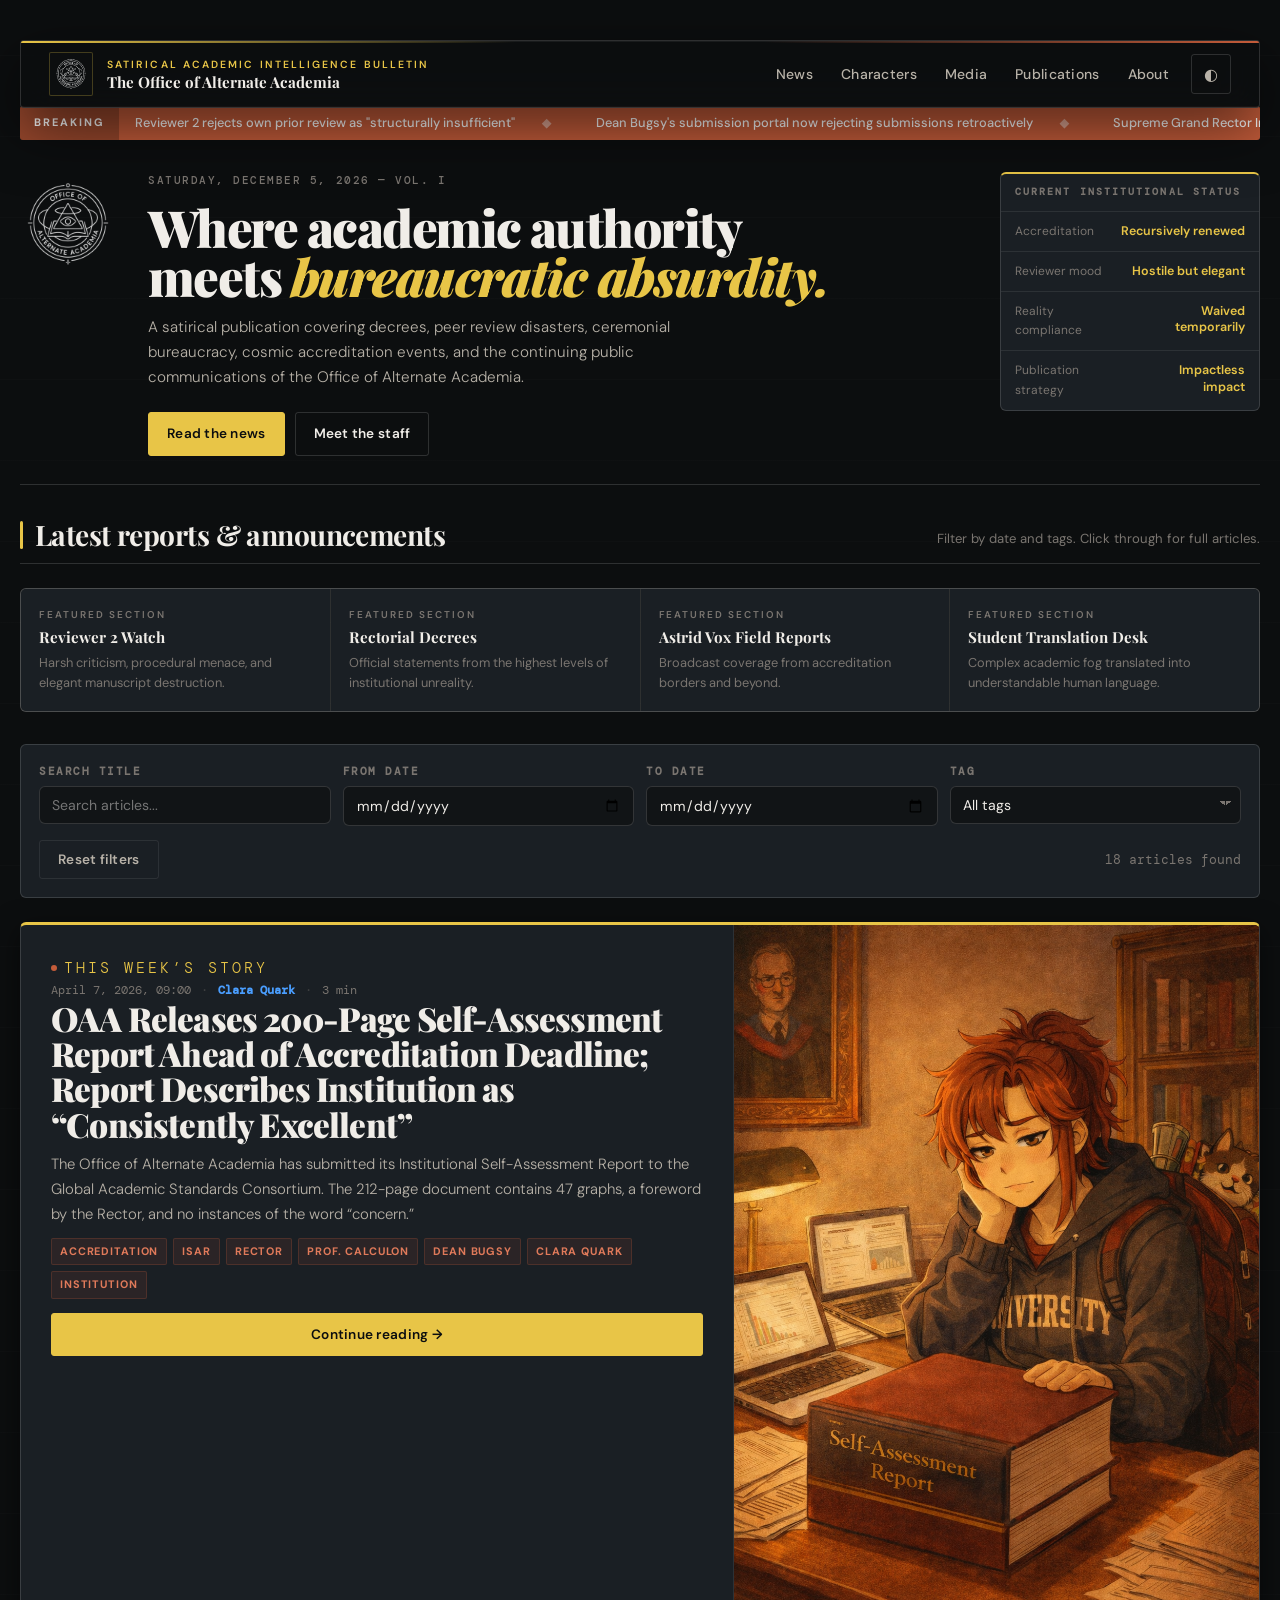
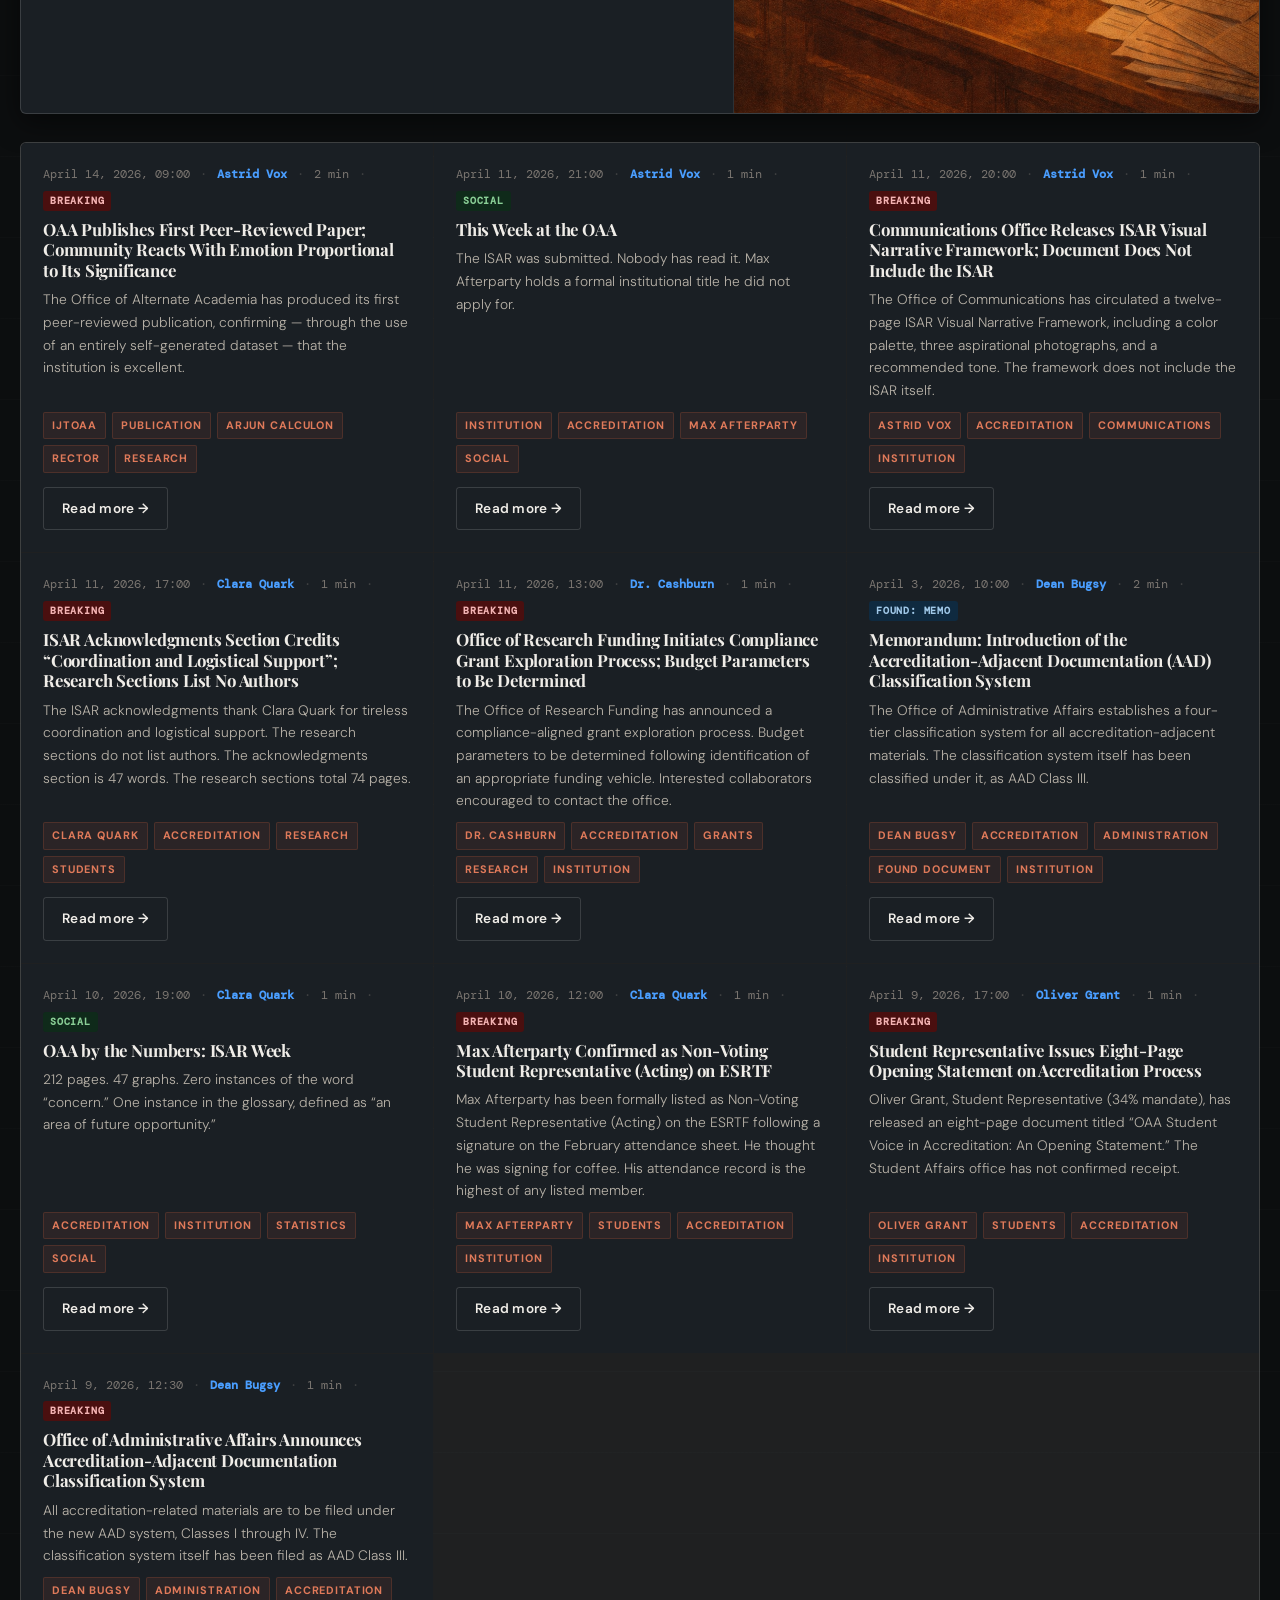
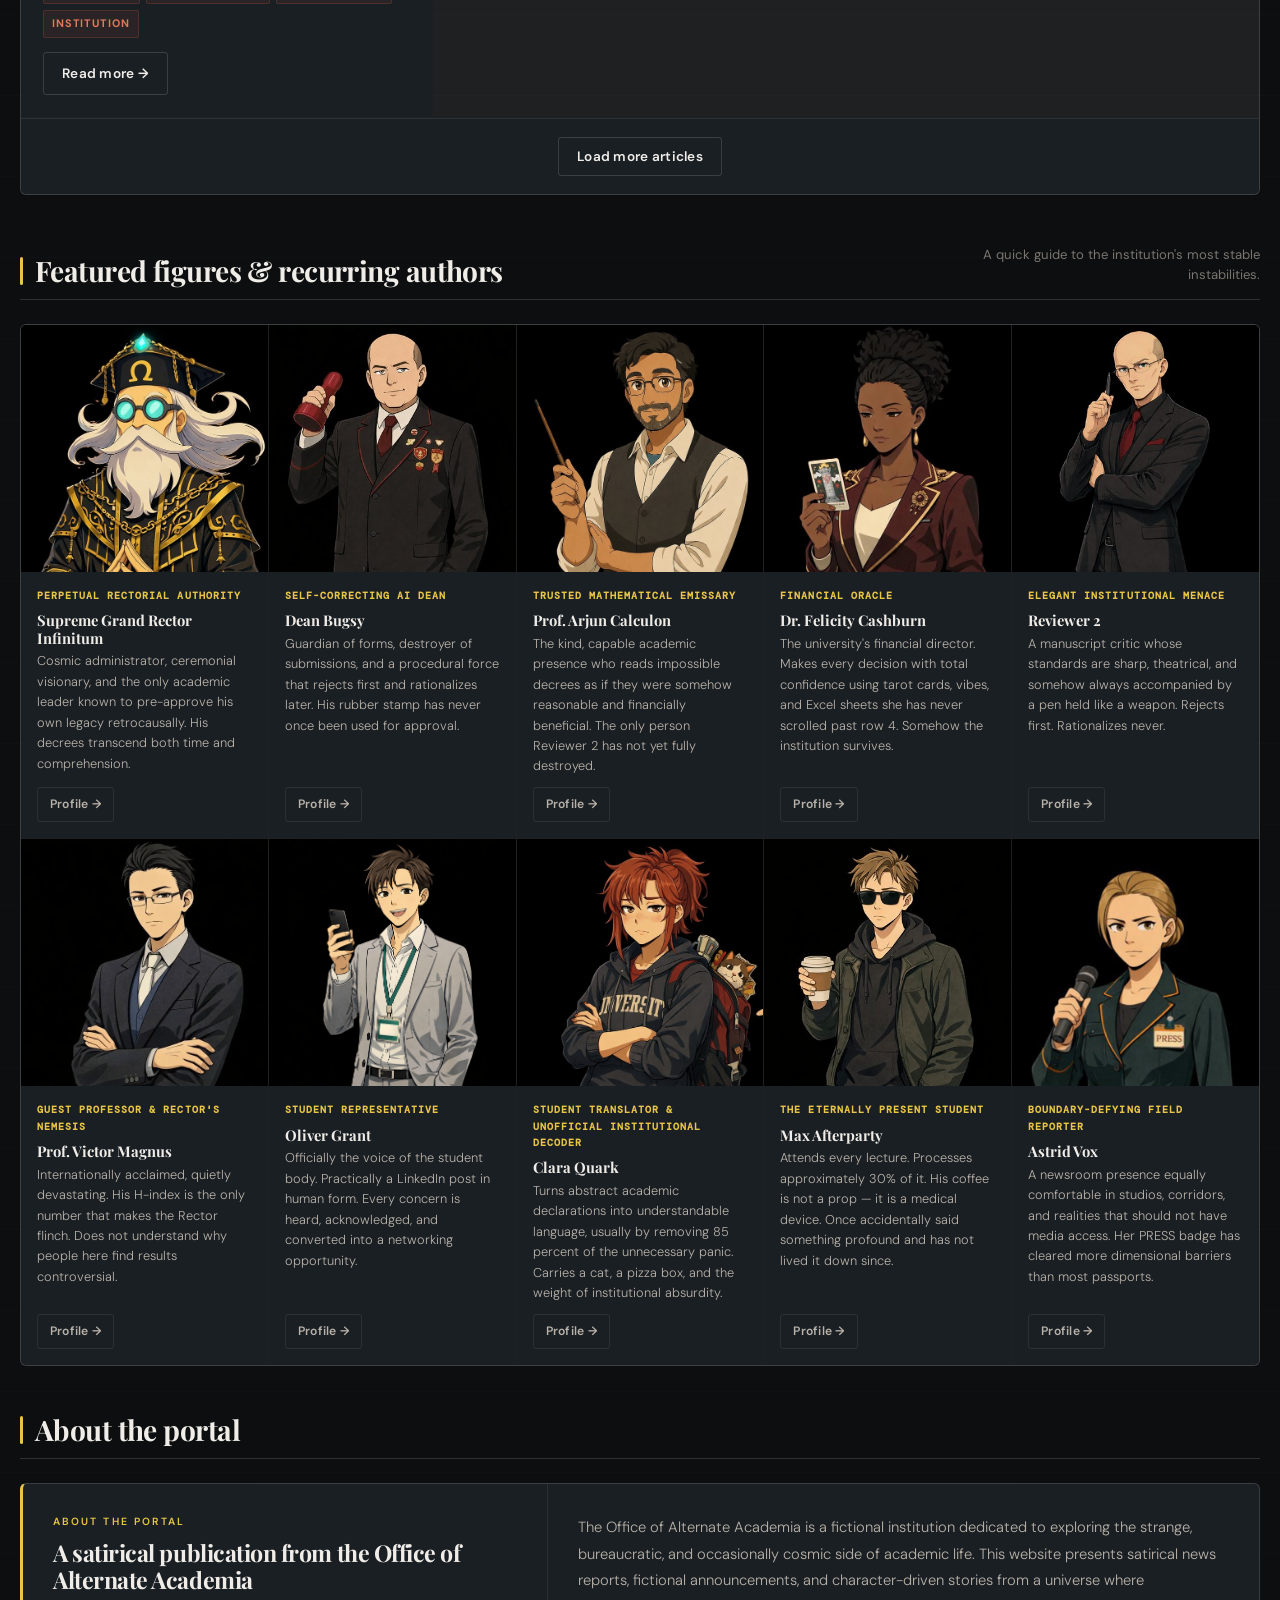
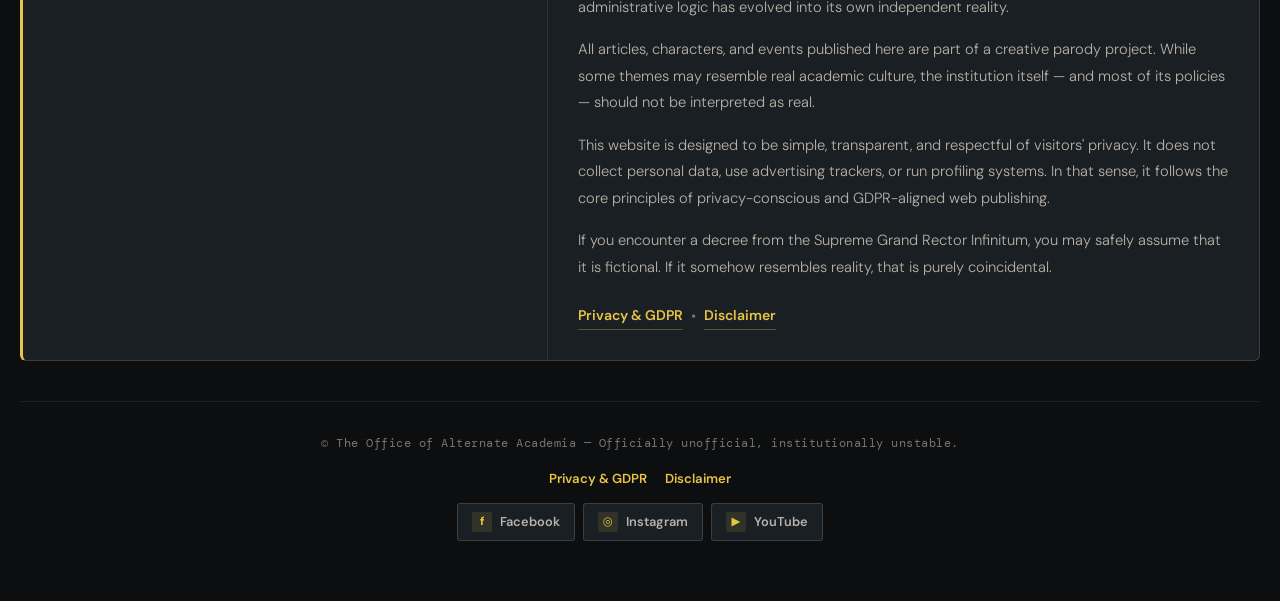
<file: index.html>
<!DOCTYPE html>
<html lang="en">
<head>
  <meta charset="UTF-8" />
  <meta name="viewport" content="width=device-width, initial-scale=1.0" />
  <title>The Office of Alternate Academia</title>
  <meta name="description" content="A satirical academic news portal from the Office of Alternate Academia." />
  <link rel="preconnect" href="https://fonts.googleapis.com">
  <link rel="preconnect" href="https://fonts.gstatic.com" crossorigin>
  <link href="https://fonts.googleapis.com/css2?family=Playfair+Display:ital,wght@0,700;0,900;1,700;1,900&family=DM+Sans:wght@300;400;500;600;700&family=DM+Mono:wght@400;500&display=swap" rel="stylesheet">
  <link rel="icon" href="favicon.svg" type="image/svg+xml" />
  <link rel="stylesheet" href="styles.css" />
</head>
<body>
  <div class="site-shell">

    <header class="topbar">
      <a href="index.html" class="brand">
        <span class="brand-mark"><img id="brandLogo" src="images/logo_dark.png" alt="OA"></span>
        <div>
          <p class="eyebrow">Satirical Academic Intelligence Bulletin</p>
          <h1>The Office of Alternate Academia</h1>
        </div>
      </a>
      <div class="topbar-actions">
        <nav class="topnav">
          <a href="#latest">News</a>
          <a href="#characters">Characters</a>
          <a href="media.html">Media</a>
          <a href="publication.html">Publications</a>
          <a href="#about">About</a>
        </nav>
        <button id="themeToggle" class="theme-toggle" type="button" aria-label="Toggle theme">
          <span class="theme-toggle-icon">◐</span>
        </button>
      </div>
    </header>

    <div class="breaking-ticker" aria-label="Breaking news">
      <span class="breaking-label">Breaking</span>
      <div class="breaking-items">
        <div class="breaking-scroll" id="breakingScroll">
          <span>Reviewer 2 rejects own prior review as "structurally insufficient"</span>
          <span>Dean Bugsy's submission portal now rejecting submissions retroactively</span>
          <span>Supreme Grand Rector Infinitum pre-approves legacy through 2047</span>
          <span>Center for Impactless Excellence reports record-low measurable output</span>
          <span>Clara Quark successfully translates six-word decree into human language</span>
          <span>Accreditation renewed recursively for the fourth consecutive cycle</span>
          <span>Reviewer 2 rejects own prior review as "structurally insufficient"</span>
          <span>Dean Bugsy's submission portal now rejecting submissions retroactively</span>
          <span>Supreme Grand Rector Infinitum pre-approves legacy through 2047</span>
          <span>Center for Impactless Excellence reports record-low measurable output</span>
          <span>Clara Quark successfully translates six-word decree into human language</span>
          <span>Accreditation renewed recursively for the fourth consecutive cycle</span>
        </div>
      </div>
    </div>

    <main>

      <!-- MASTHEAD / HERO -->
      <section class="masthead">
        <div class="masthead-inner">

          <a href="index.html" class="masthead-seal" aria-label="The Office of Alternate Academia">
            <img id="mastheadSeal" src="images/logo_dark.png" alt="Office of Alternate Academia seal">
          </a>

          <div>
            <p class="masthead-date" id="mastheadDate"></p>
            <h2 class="masthead-headline">Where academic authority<br>meets <em>bureaucratic absurdity.</em></h2>
            <p class="masthead-subhead">
              A satirical publication covering decrees, peer review disasters, ceremonial bureaucracy,
              cosmic accreditation events, and the continuing public communications of the
              Office of Alternate Academia.
            </p>
            <div class="masthead-actions">
              <a class="button primary" href="#latest">Read the news</a>
              <a class="button secondary" href="#characters">Meet the staff</a>
            </div>
          </div>

          <aside class="masthead-panel">
            <div class="status-card">
              <p class="status-card-header">Current institutional status</p>
              <div class="status-grid">
                <article>
                  <span>Accreditation</span>
                  <strong>Recursively renewed</strong>
                </article>
                <article>
                  <span>Reviewer mood</span>
                  <strong>Hostile but elegant</strong>
                </article>
                <article>
                  <span>Reality compliance</span>
                  <strong>Waived temporarily</strong>
                </article>
                <article>
                  <span>Publication strategy</span>
                  <strong>Impactless impact</strong>
                </article>
              </div>
            </div>
          </aside>
        </div>
      </section>

      <!-- NEWS SECTION -->
      <section class="section" id="latest">
        <div class="section-heading">
          <div class="section-heading-left">
            <div class="section-rule"></div>
            <h3>Latest reports & announcements</h3>
          </div>
          <p class="section-note">Filter by date and tags. Click through for full articles.</p>
        </div>

        <div id="featuredSections" class="featured-sections-grid"></div>

        <div class="filters-card">
          <div class="filters-grid">
            <label>
              <span>Search title</span>
              <input type="text" id="searchInput" placeholder="Search articles..." />
            </label>
            <label>
              <span>From date</span>
              <input type="date" id="startDate" />
            </label>
            <label>
              <span>To date</span>
              <input type="date" id="endDate" />
            </label>
            <label>
              <span>Tag</span>
              <select id="tagFilter">
                <option value="">All tags</option>
              </select>
            </label>
          </div>
          <div class="filters-actions">
            <button id="clearFilters" class="button ghost" type="button">Reset filters</button>
            <p id="resultsCount" class="results-count"></p>
          </div>
        </div>

        <div id="featuredArticle" class="featured-article"></div>
        <div id="articlesList" class="article-grid"></div>
      </section>

      <!-- CHARACTERS -->
      <section class="section characters-section" id="characters">
        <div class="section-heading">
          <div class="section-heading-left">
            <div class="section-rule"></div>
            <h3>Featured figures & recurring authors</h3>
          </div>
          <p class="section-note">A quick guide to the institution's most stable instabilities.</p>
        </div>
        <div id="charactersGrid" class="characters-grid"></div>
      </section>

      <!-- ABOUT -->
      <section class="section about-section" id="about">
        <div class="section-heading">
          <div class="section-heading-left">
            <div class="section-rule"></div>
            <h3>About the portal</h3>
          </div>
        </div>
        <div class="about-card">
          <div>
            <p class="eyebrow">About the portal</p>
            <h3>A satirical publication from the Office of Alternate Academia</h3>
          </div>
          <div class="about-text">
            <p>
              The Office of Alternate Academia is a fictional institution dedicated to exploring the strange,
              bureaucratic, and occasionally cosmic side of academic life. This website presents satirical news reports,
              fictional announcements, and character-driven stories from a universe where administrative logic has evolved
              into its own independent reality.
            </p>
            <p>
              All articles, characters, and events published here are part of a creative parody project.
              While some themes may resemble real academic culture, the institution itself — and most of its policies —
              should not be interpreted as real.
            </p>
            <p>
              This website is designed to be simple, transparent, and respectful of visitors' privacy.
              It does not collect personal data, use advertising trackers, or run profiling systems.
              In that sense, it follows the core principles of privacy-conscious and GDPR-aligned web publishing.
            </p>
            <p>
              If you encounter a decree from the Supreme Grand Rector Infinitum, you may safely assume that it is fictional.
              If it somehow resembles reality, that is purely coincidental.
            </p>
            <p class="about-links">
              <a href="privacy.html">Privacy & GDPR</a>
              <span>•</span>
              <a href="disclaimer.html">Disclaimer</a>
            </p>
          </div>
        </div>
      </section>

    </main>

    <footer class="footer">
      <div class="footer-inner">
        <p>© The Office of Alternate Academia — Officially unofficial, institutionally unstable.</p>
        <div class="footer-meta-links">
          <a href="privacy.html">Privacy & GDPR</a>
          <a href="disclaimer.html">Disclaimer</a>
        </div>
        <div class="social-links" aria-label="Social media links">
          <a href="https://www.facebook.com/officeoaa" class="social-link" target="_blank" rel="noopener noreferrer" aria-label="Facebook">
            <span class="social-icon">f</span>
            <span>Facebook</span>
          </a>
          <a href="https://www.instagram.com/officeoaa" class="social-link" target="_blank" rel="noopener noreferrer" aria-label="Instagram">
            <span class="social-icon">◎</span>
            <span>Instagram</span>
          </a>
          <a href="https://www.youtube.com/@officeoaa" class="social-link" target="_blank" rel="noopener noreferrer" aria-label="YouTube">
            <span class="social-icon">▶</span>
            <span>YouTube</span>
          </a>
        </div>
      </div>
    </footer>

  </div>

  <script src="data/articles.js"></script>
  <script src="data/characters.js"></script>
  <script src="data/authors.js"></script>
  <script src="app.js"></script>
</body>
</html>
</file>
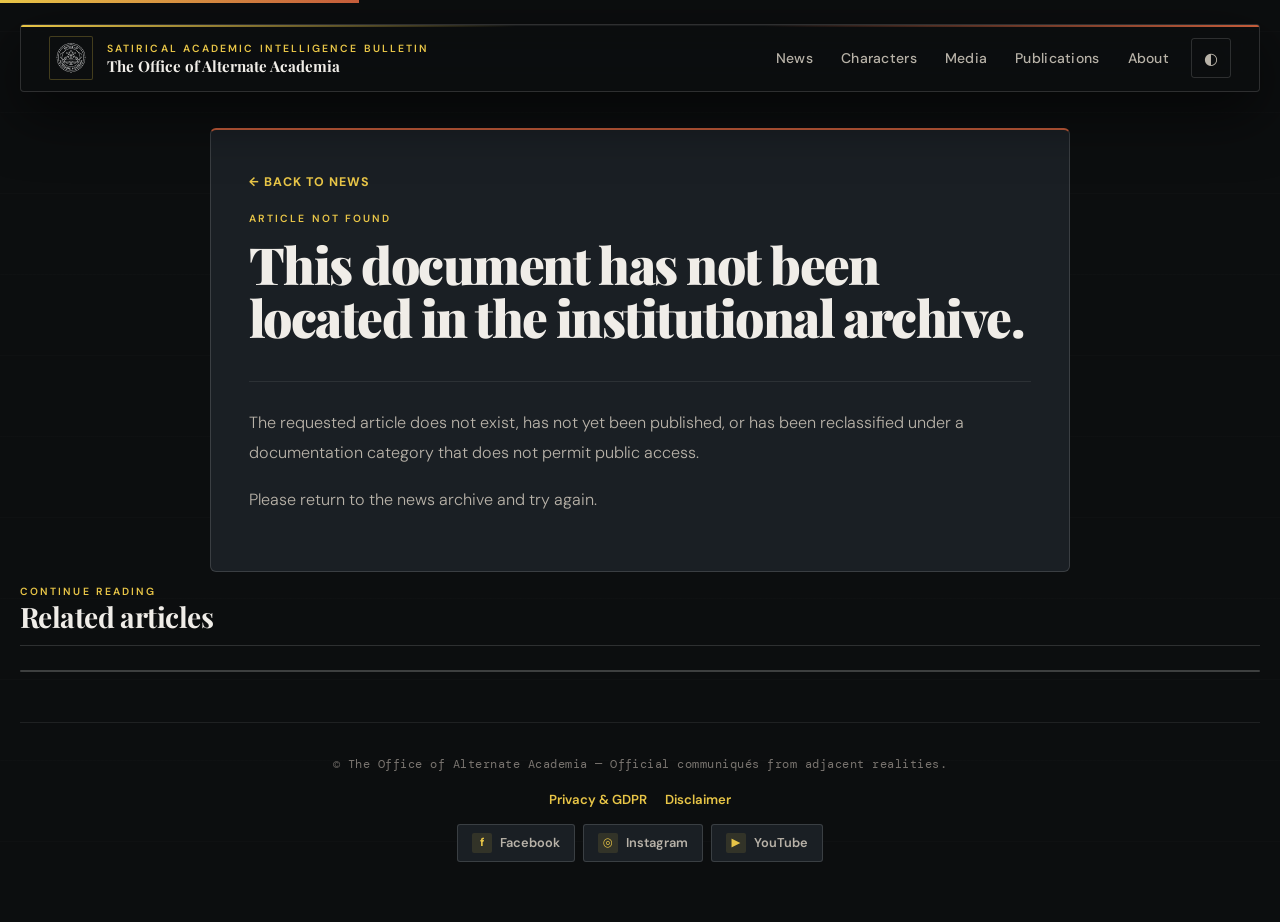
<file: article.html>
<!DOCTYPE html>
<html lang="en">
<head>
  <meta charset="UTF-8" />
  <meta name="viewport" content="width=device-width, initial-scale=1.0" />
  <title>Article | The Office of Alternate Academia</title>
  <meta name="description" content="Full article view from The Office of Alternate Academia." />
  <link rel="preconnect" href="https://fonts.googleapis.com">
  <link rel="preconnect" href="https://fonts.gstatic.com" crossorigin>
  <link href="https://fonts.googleapis.com/css2?family=Playfair+Display:ital,wght@0,700;0,900;1,700;1,900&family=DM+Sans:wght@300;400;500;600;700&family=DM+Mono:wght@400;500&display=swap" rel="stylesheet">
  <link rel="icon" href="favicon.svg" type="image/svg+xml" />
  <link rel="stylesheet" href="styles.css" />
</head>
<body>
  <div id="readingProgressBar" class="reading-progress-bar"></div>

  <div class="site-shell article-shell">
    <header class="topbar compact">
      <a href="index.html" class="brand">
        <span class="brand-mark"><img id="brandLogo" src="images/logo_dark.png" alt="OA"></span>
        <div>
          <p class="eyebrow">Satirical Academic Intelligence Bulletin</p>
          <h1>The Office of Alternate Academia</h1>
        </div>
      </a>

      <div class="topbar-actions">
        <nav class="topnav">
          <a href="index.html#latest">News</a>
          <a href="index.html#characters">Characters</a>
          <a href="media.html">Media</a>
          <a href="publication.html">Publications</a>
          <a href="index.html#about">About</a>
        </nav>
        <button id="themeToggle" class="theme-toggle" type="button" aria-label="Toggle theme">
          <span class="theme-toggle-icon">◐</span>
        </button>
      </div>
    </header>

    <main>
      <article id="articleContent" class="article-page"></article>

      <section class="section related-section">
        <div class="section-heading">
          <div>
            <p class="eyebrow">Continue reading</p>
            <h3>Related articles</h3>
          </div>
        </div>
        <div id="relatedArticles" class="article-grid"></div>
      </section>
    </main>

    <footer class="footer">
      <div class="footer-inner">
        <p>© The Office of Alternate Academia — Official communiqués from adjacent realities.</p>

        <div class="footer-meta-links">
          <a href="privacy.html">Privacy & GDPR</a>
          <a href="disclaimer.html">Disclaimer</a>
        </div>

        <div class="social-links" aria-label="Social media links">
          <a href="https://www.facebook.com/officeoaa" class="social-link" target="_blank" rel="noopener noreferrer" aria-label="Facebook">
            <span class="social-icon">f</span>
            <span>Facebook</span>
          </a>
          <a href="https://www.instagram.com/officeoaa" class="social-link" target="_blank" rel="noopener noreferrer" aria-label="Instagram">
            <span class="social-icon">◎</span>
            <span>Instagram</span>
          </a>
          <a href="https://www.youtube.com/@officeoaa" class="social-link" target="_blank" rel="noopener noreferrer" aria-label="YouTube">
            <span class="social-icon">▶</span>
            <span>YouTube</span>
          </a>
        </div>
      </div>
    </footer>
  </div>

  <script src="data/articles.js"></script>
  <script src="data/authors.js"></script>
  <script src="app.js"></script>
</body>
</html>
</file>
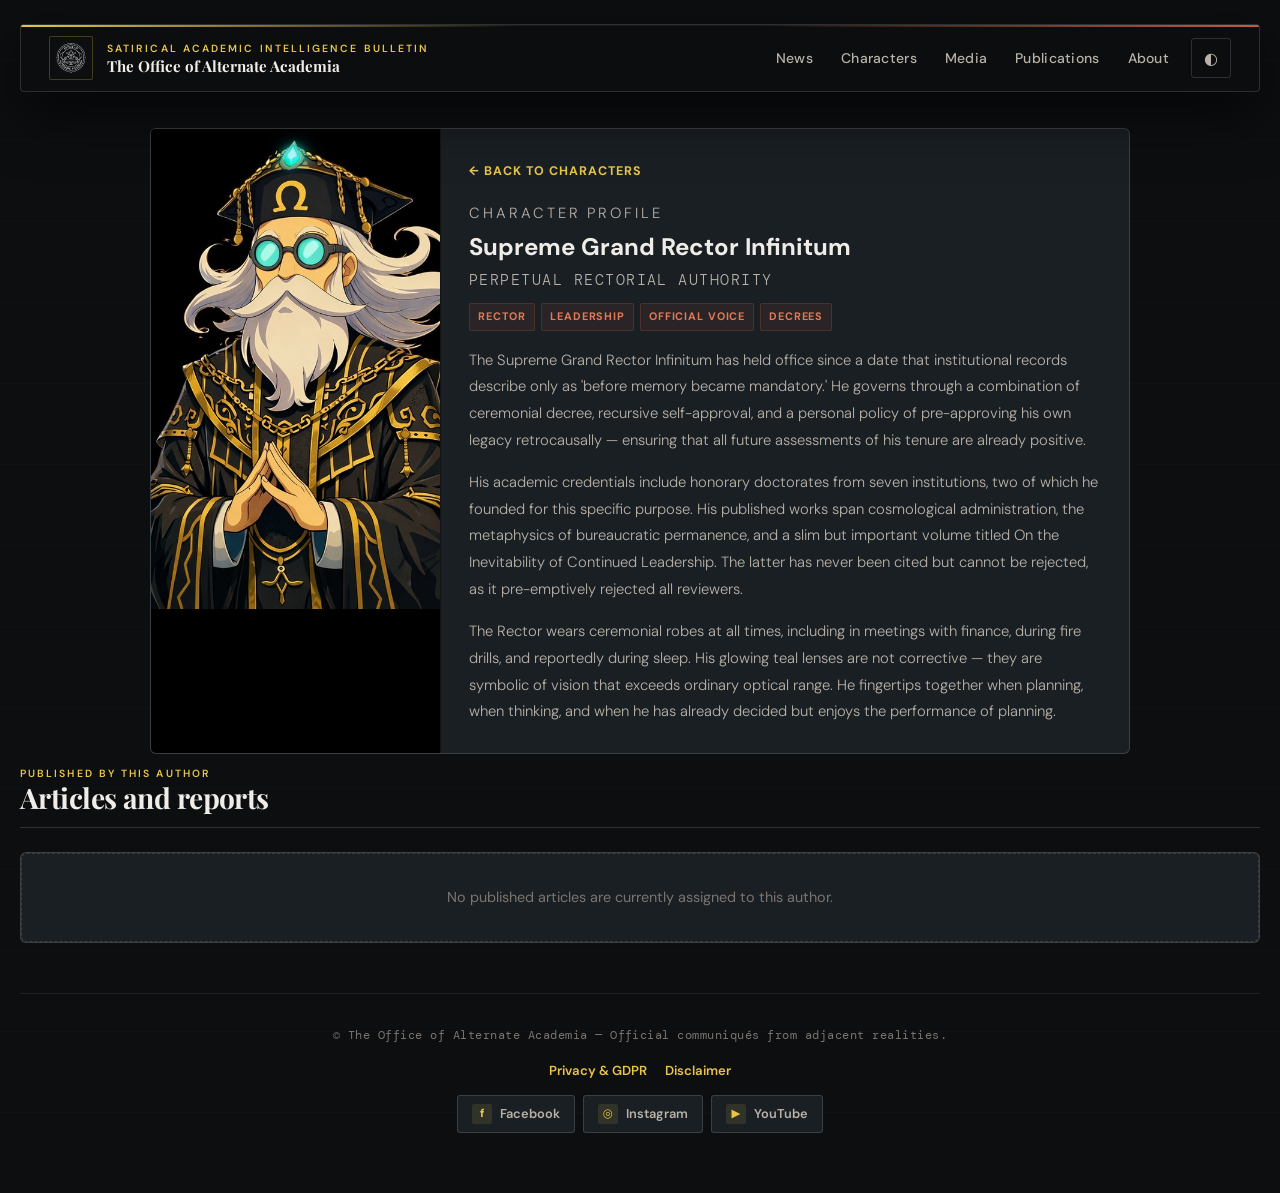
<file: author.html>
<!DOCTYPE html>
<html lang="en">
<head>
  <meta charset="UTF-8" />
  <meta name="viewport" content="width=device-width, initial-scale=1.0" />
  <title>Author | The Office of Alternate Academia</title>
  <meta name="description" content="Author profile page from The Office of Alternate Academia." />
  <link rel="preconnect" href="https://fonts.googleapis.com">
  <link rel="preconnect" href="https://fonts.gstatic.com" crossorigin>
  <link href="https://fonts.googleapis.com/css2?family=Playfair+Display:ital,wght@0,700;0,900;1,700;1,900&family=DM+Sans:wght@300;400;500;600;700&family=DM+Mono:wght@400;500&display=swap" rel="stylesheet">
  <link rel="icon" href="favicon.svg" type="image/svg+xml" />
  <link rel="stylesheet" href="styles.css" />
</head>
<body>
  <div class="site-shell article-shell">
    <header class="topbar compact">
      <a href="index.html" class="brand">
        <span class="brand-mark"><img id="brandLogo" src="images/logo_dark.png" alt="OA"></span>
        <div>
          <p class="eyebrow">Satirical Academic Intelligence Bulletin</p>
          <h1>The Office of Alternate Academia</h1>
        </div>
      </a>

      <div class="topbar-actions">
        <nav class="topnav">
          <a href="index.html#latest">News</a>
          <a href="index.html#characters">Characters</a>
          <a href="media.html">Media</a>
          <a href="publication.html">Publications</a>
          <a href="index.html#about">About</a>
        </nav>
        <button id="themeToggle" class="theme-toggle" type="button" aria-label="Toggle theme">
          <span class="theme-toggle-icon">◐</span>
        </button>
      </div>
    </header>

    <main>
      <section id="authorProfile" class="author-page"></section>

      <section class="section related-section">
        <div class="section-heading">
          <div>
            <p class="eyebrow">Published by this author</p>
            <h3>Articles and reports</h3>
          </div>
        </div>
        <div id="authorArticles" class="article-grid"></div>
      </section>
    </main>

    <footer class="footer">
      <div class="footer-inner">
        <p>© The Office of Alternate Academia — Official communiqués from adjacent realities.</p>

        <div class="footer-meta-links">
          <a href="privacy.html">Privacy & GDPR</a>
          <a href="disclaimer.html">Disclaimer</a>
        </div>

        <div class="social-links" aria-label="Social media links">
          <a href="https://www.facebook.com/officeoaa" class="social-link" target="_blank" rel="noopener noreferrer" aria-label="Facebook">
            <span class="social-icon">f</span>
            <span>Facebook</span>
          </a>
          <a href="https://www.instagram.com/officeoaa" class="social-link" target="_blank" rel="noopener noreferrer" aria-label="Instagram">
            <span class="social-icon">◎</span>
            <span>Instagram</span>
          </a>
          <a href="https://www.youtube.com/@officeoaa" class="social-link" target="_blank" rel="noopener noreferrer" aria-label="YouTube">
            <span class="social-icon">▶</span>
            <span>YouTube</span>
          </a>
        </div>
      </div>
    </footer>
  </div>

  <script src="data/articles.js"></script>
  <script src="data/authors.js"></script>
  <script src="app.js"></script>
</body>
</html>
</file>
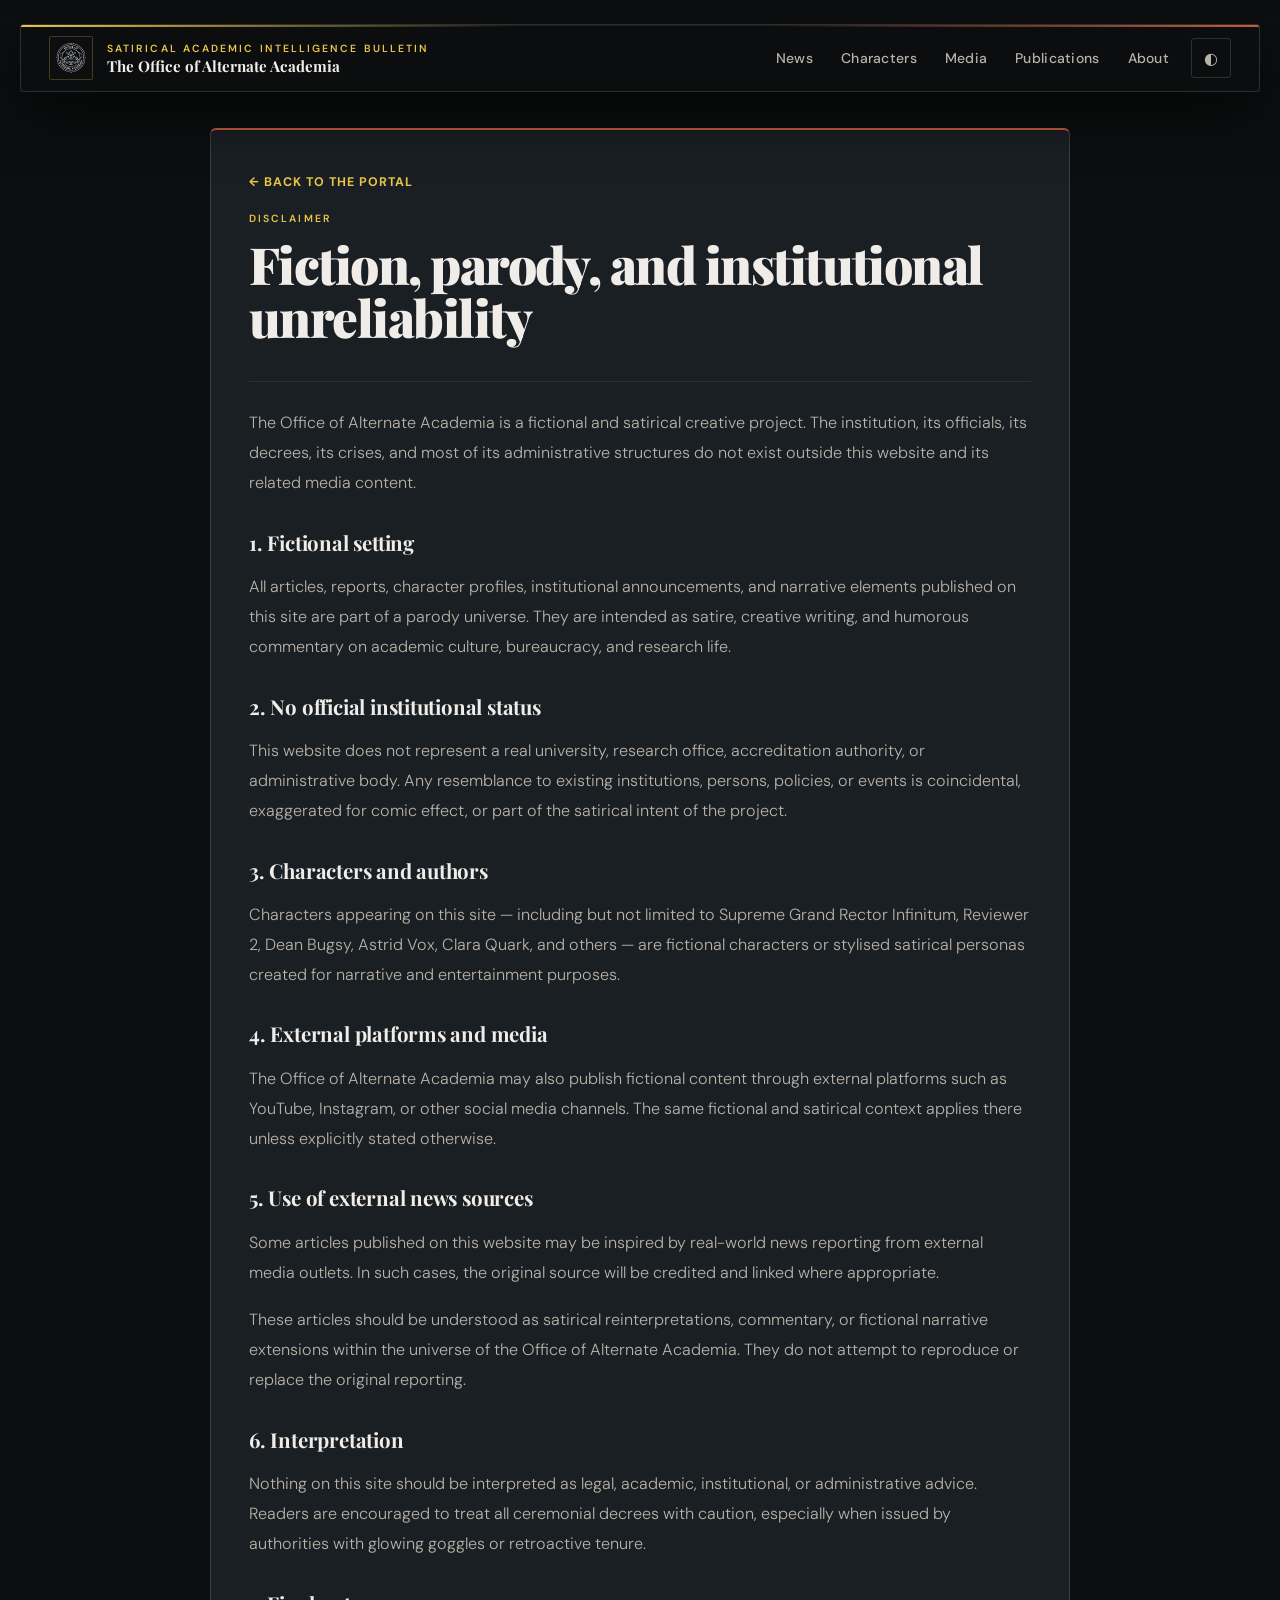
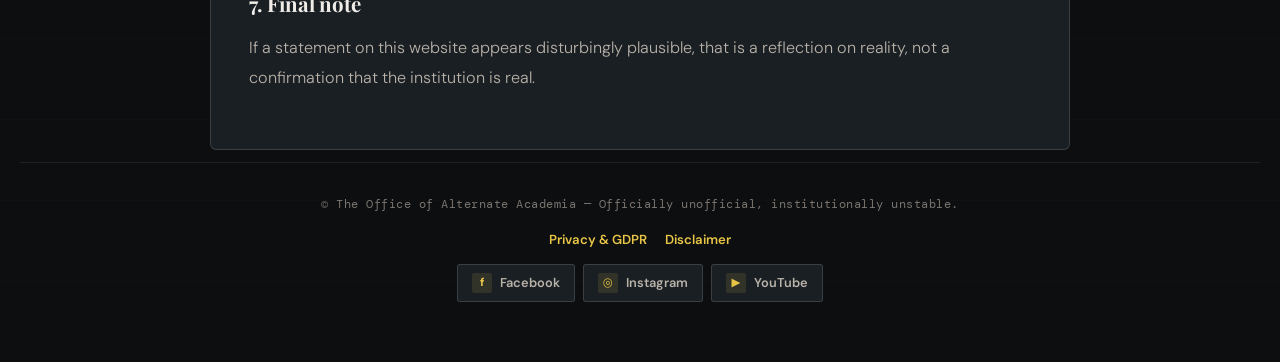
<file: disclaimer.html>
<!DOCTYPE html>
<html lang="en">
<head>
  <meta charset="UTF-8" />
  <meta name="viewport" content="width=device-width, initial-scale=1.0" />
  <title>Disclaimer | The Office of Alternate Academia</title>
  <meta name="description" content="Disclaimer for The Office of Alternate Academia." />
  <link rel="preconnect" href="https://fonts.googleapis.com">
  <link rel="preconnect" href="https://fonts.gstatic.com" crossorigin>
  <link href="https://fonts.googleapis.com/css2?family=Playfair+Display:ital,wght@0,700;0,900;1,700;1,900&family=DM+Sans:wght@300;400;500;600;700&family=DM+Mono:wght@400;500&display=swap" rel="stylesheet">
  <link rel="icon" href="favicon.svg" type="image/svg+xml" />
  <link rel="stylesheet" href="styles.css" />
</head>
<body>
  <div class="site-shell article-shell">
    <header class="topbar compact">
      <a href="index.html" class="brand">
        <span class="brand-mark"><img id="brandLogo" src="images/logo_dark.png" alt="OA"></span>
        <div>
          <p class="eyebrow">Satirical Academic Intelligence Bulletin</p>
          <h1>The Office of Alternate Academia</h1>
        </div>
      </a>

      <div class="topbar-actions">
        <nav class="topnav">
          <a href="index.html#latest">News</a>
          <a href="index.html#characters">Characters</a>
          <a href="media.html">Media</a>
          <a href="publication.html">Publications</a>
          <a href="index.html#about">About</a>
        </nav>
        <button id="themeToggle" class="theme-toggle" type="button" aria-label="Toggle theme">
          <span class="theme-toggle-icon">◐</span>
        </button>
      </div>
    </header>

    <main>
      <article class="article-page legal-page">
        <a href="index.html#about" class="back-link">← Back to the portal</a>

        <div class="article-header">
          <p class="eyebrow">Disclaimer</p>
          <h2>Fiction, parody, and institutional unreliability</h2>
        </div>

        <div class="article-body">
          <p>
            The Office of Alternate Academia is a fictional and satirical creative project.
            The institution, its officials, its decrees, its crises, and most of its administrative structures
            do not exist outside this website and its related media content.
          </p>

          <h3>1. Fictional setting</h3>
          <p>
            All articles, reports, character profiles, institutional announcements, and narrative elements
            published on this site are part of a parody universe. They are intended as satire, creative writing,
            and humorous commentary on academic culture, bureaucracy, and research life.
          </p>

          <h3>2. No official institutional status</h3>
          <p>
            This website does not represent a real university, research office, accreditation authority,
            or administrative body. Any resemblance to existing institutions, persons, policies, or events
            is coincidental, exaggerated for comic effect, or part of the satirical intent of the project.
          </p>

          <h3>3. Characters and authors</h3>
          <p>
            Characters appearing on this site — including but not limited to Supreme Grand Rector Infinitum,
            Reviewer 2, Dean Bugsy, Astrid Vox, Clara Quark, and others — are fictional characters
            or stylised satirical personas created for narrative and entertainment purposes.
          </p>

          <h3>4. External platforms and media</h3>
          <p>
            The Office of Alternate Academia may also publish fictional content through external platforms
            such as YouTube, Instagram, or other social media channels. The same fictional and satirical context
            applies there unless explicitly stated otherwise.
          </p>

          <h3>5. Use of external news sources</h3>
          <p>
            Some articles published on this website may be inspired by real-world news reporting
            from external media outlets. In such cases, the original source will be credited and linked where appropriate.
          </p>

          <p>
            These articles should be understood as satirical reinterpretations, commentary,
            or fictional narrative extensions within the universe of the Office of Alternate Academia.
            They do not attempt to reproduce or replace the original reporting.
          </p>

          <h3>6. Interpretation</h3>
          <p>
            Nothing on this site should be interpreted as legal, academic, institutional, or administrative advice.
            Readers are encouraged to treat all ceremonial decrees with caution, especially when issued
            by authorities with glowing goggles or retroactive tenure.
          </p>

          <h3>7. Final note</h3>
          <p>
            If a statement on this website appears disturbingly plausible, that is a reflection on reality,
            not a confirmation that the institution is real.
          </p>
        </div>
      </article>
    </main>

    <footer class="footer">
      <div class="footer-inner">
        <p>© The Office of Alternate Academia — Officially unofficial, institutionally unstable.</p>

        <div class="footer-meta-links">
          <a href="privacy.html">Privacy & GDPR</a>
          <a href="disclaimer.html">Disclaimer</a>
        </div>
        <div class="social-links" aria-label="Social media links">
          <a href="https://www.facebook.com/officeoaa" class="social-link" target="_blank" rel="noopener noreferrer" aria-label="Facebook">
            <span class="social-icon">f</span>
            <span>Facebook</span>
          </a>
          <a href="https://www.instagram.com/officeoaa" class="social-link" target="_blank" rel="noopener noreferrer" aria-label="Instagram">
            <span class="social-icon">◎</span>
            <span>Instagram</span>
          </a>
          <a href="https://www.youtube.com/@officeoaa" class="social-link" target="_blank" rel="noopener noreferrer" aria-label="YouTube">
            <span class="social-icon">▶</span>
            <span>YouTube</span>
          </a>
        </div>
      </div>
    </footer>
  </div>

  <script src="app.js"></script>
</body>
</html>
</file>
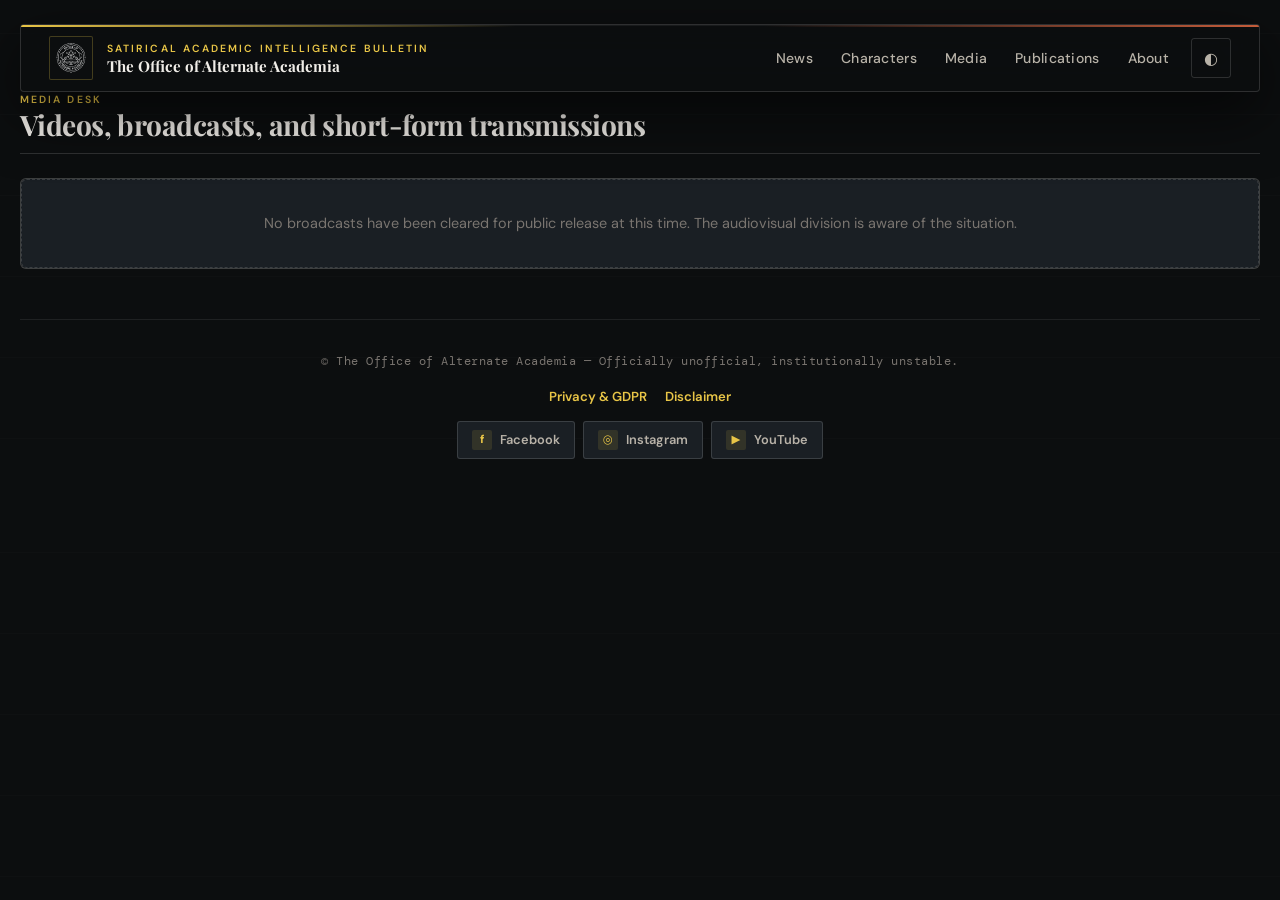
<file: media.html>
<!DOCTYPE html>
<html lang="en">
<head>
  <meta charset="UTF-8" />
  <meta name="viewport" content="width=device-width, initial-scale=1.0" />
  <title>Media | The Office of Alternate Academia</title>
  <meta name="description" content="Videos, broadcasts, and short-form transmissions from The Office of Alternate Academia." />
  <link rel="preconnect" href="https://fonts.googleapis.com">
  <link rel="preconnect" href="https://fonts.gstatic.com" crossorigin>
  <link href="https://fonts.googleapis.com/css2?family=Playfair+Display:ital,wght@0,700;0,900;1,700;1,900&family=DM+Sans:wght@300;400;500;600;700&family=DM+Mono:wght@400;500&display=swap" rel="stylesheet">
  <link rel="icon" href="favicon.svg" type="image/svg+xml" />
  <link rel="stylesheet" href="styles.css" />
</head>
<body>
  <div class="site-shell">
    <header class="topbar compact">
      <a href="index.html" class="brand">
        <span class="brand-mark"><img id="brandLogo" src="images/logo_dark.png" alt="OA"></span>
        <div>
          <p class="eyebrow">Satirical Academic Intelligence Bulletin</p>
          <h1>The Office of Alternate Academia</h1>
        </div>
      </a>

      <div class="topbar-actions">
        <nav class="topnav">
          <a href="index.html#latest">News</a>
          <a href="index.html#characters">Characters</a>
          <a href="media.html">Media</a>
          <a href="publication.html">Publications</a>
          <a href="index.html#about">About</a>
        </nav>
        <button id="themeToggle" class="theme-toggle" type="button" aria-label="Toggle theme">
          <span class="theme-toggle-icon">◐</span>
        </button>
      </div>
    </header>

    <main>
      <section class="section">
        <div class="section-heading">
          <div>
            <p class="eyebrow">Media desk</p>
            <h3>Videos, broadcasts, and short-form transmissions</h3>
          </div>
        </div>

        <div id="mediaGrid" class="media-grid"></div>
      </section>
    </main>

    <footer class="footer">
      <div class="footer-inner">
        <p>© The Office of Alternate Academia — Officially unofficial, institutionally unstable.</p>

        <div class="footer-meta-links">
          <a href="privacy.html">Privacy & GDPR</a>
          <a href="disclaimer.html">Disclaimer</a>
        </div>

        <div class="social-links" aria-label="Social media links">
          <a href="https://www.facebook.com/officeoaa" class="social-link" target="_blank" rel="noopener noreferrer" aria-label="Facebook">
            <span class="social-icon">f</span>
            <span>Facebook</span>
          </a>
          <a href="https://www.instagram.com/officeoaa" class="social-link" target="_blank" rel="noopener noreferrer" aria-label="Instagram">
            <span class="social-icon">◎</span>
            <span>Instagram</span>
          </a>
          <a href="https://www.youtube.com/@officeoaa" class="social-link" target="_blank" rel="noopener noreferrer" aria-label="YouTube">
            <span class="social-icon">▶</span>
            <span>YouTube</span>
          </a>
        </div>
      </div>
    </footer>
  </div>

  <script src="data/media.js"></script>
  <script src="app.js"></script>
</body>
</html>
</file>
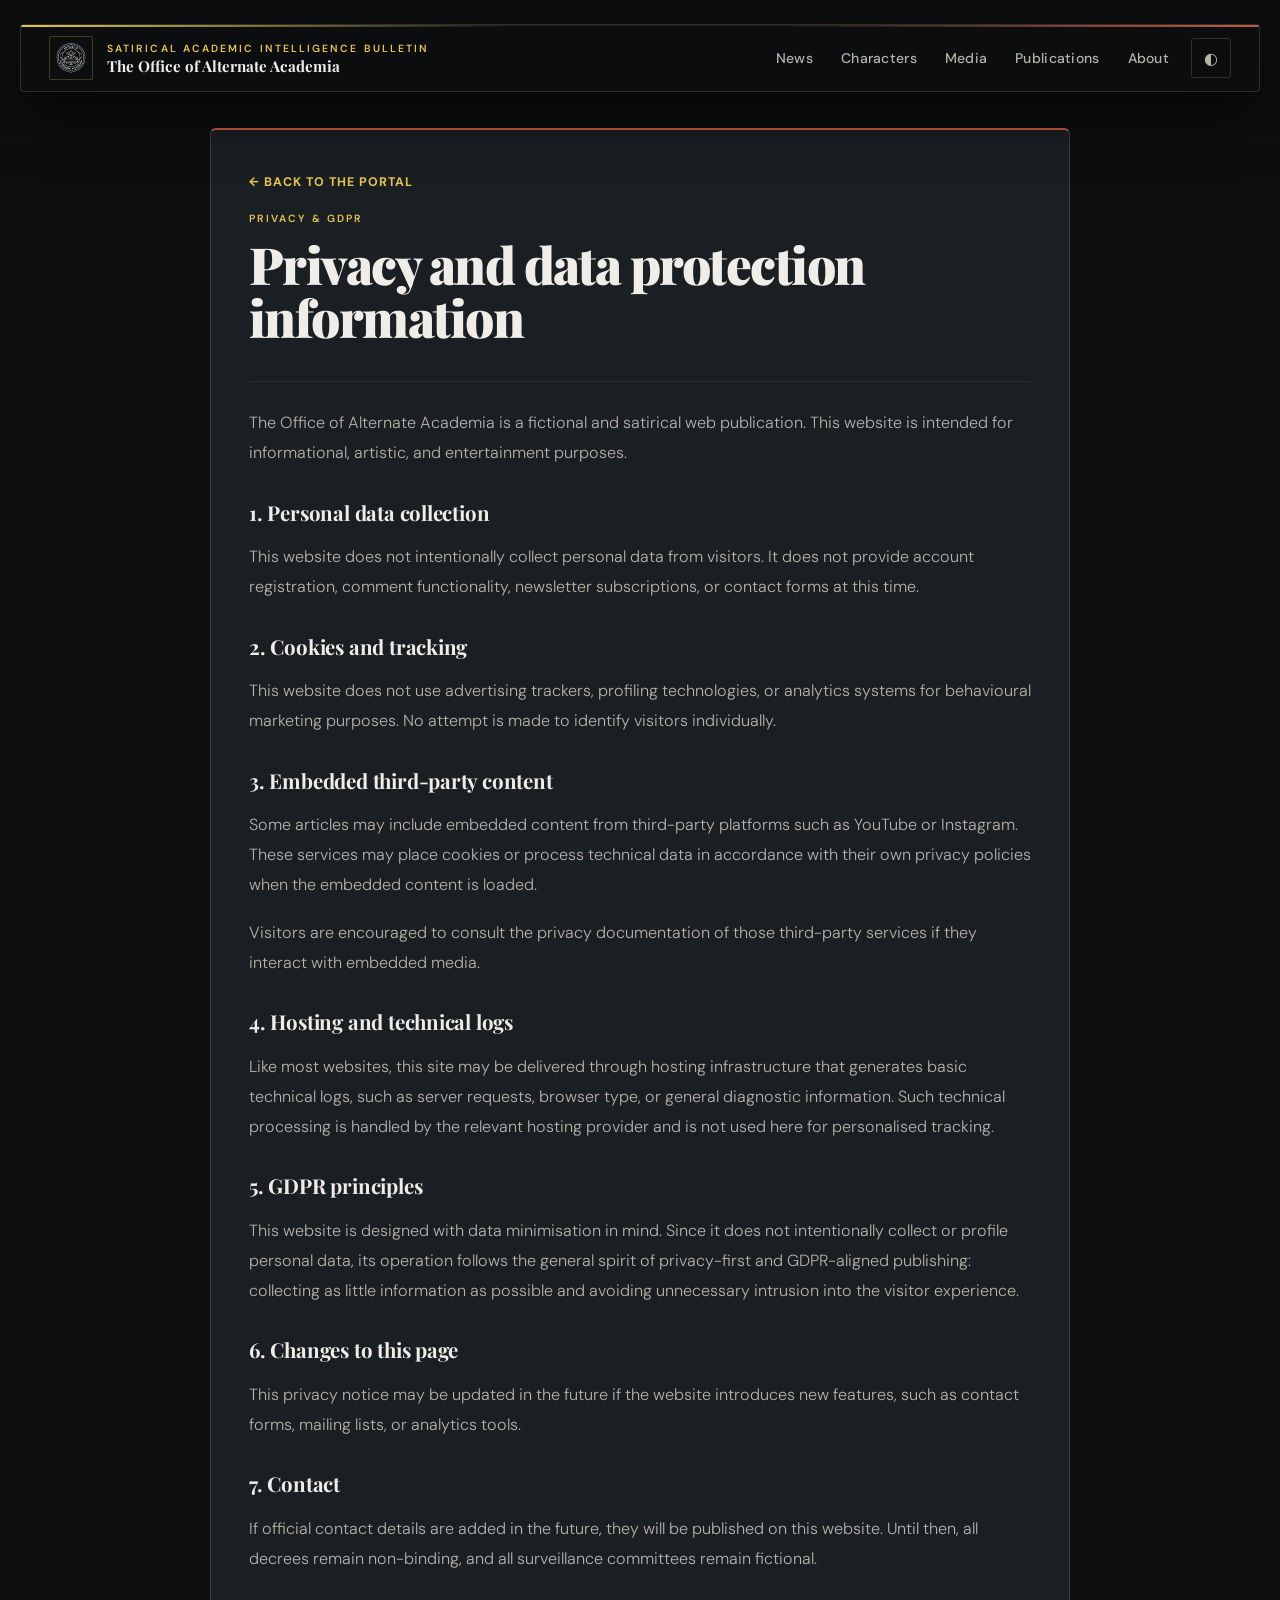
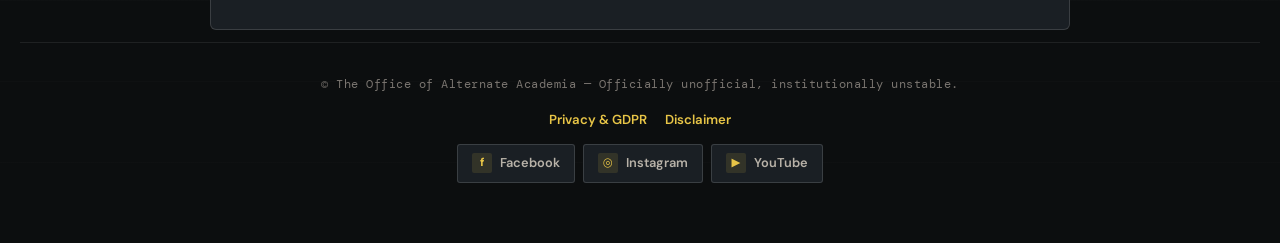
<file: privacy.html>
<!DOCTYPE html>
<html lang="en">
<head>
  <meta charset="UTF-8" />
  <meta name="viewport" content="width=device-width, initial-scale=1.0" />
  <title>Privacy & GDPR | The Office of Alternate Academia</title>
  <meta name="description" content="Privacy and data protection information for The Office of Alternate Academia." />
  <link rel="preconnect" href="https://fonts.googleapis.com">
  <link rel="preconnect" href="https://fonts.gstatic.com" crossorigin>
  <link href="https://fonts.googleapis.com/css2?family=Playfair+Display:ital,wght@0,700;0,900;1,700;1,900&family=DM+Sans:wght@300;400;500;600;700&family=DM+Mono:wght@400;500&display=swap" rel="stylesheet">
  <link rel="icon" href="favicon.svg" type="image/svg+xml" />
  <link rel="stylesheet" href="styles.css" />
</head>
<body>
  <div class="site-shell article-shell">
    <header class="topbar compact">
      <a href="index.html" class="brand">
        <span class="brand-mark"><img id="brandLogo" src="images/logo_dark.png" alt="OA"></span>
        <div>
          <p class="eyebrow">Satirical Academic Intelligence Bulletin</p>
          <h1>The Office of Alternate Academia</h1>
        </div>
      </a>

      <div class="topbar-actions">
        <nav class="topnav">
          <a href="index.html#latest">News</a>
          <a href="index.html#characters">Characters</a>
          <a href="media.html">Media</a>
          <a href="publication.html">Publications</a>
          <a href="index.html#about">About</a>
        </nav>
        <button id="themeToggle" class="theme-toggle" type="button" aria-label="Toggle theme">
          <span class="theme-toggle-icon">◐</span>
        </button>
      </div>
    </header>

    <main>
      <article class="article-page legal-page">
        <a href="index.html#about" class="back-link">← Back to the portal</a>

        <div class="article-header">
          <p class="eyebrow">Privacy & GDPR</p>
          <h2>Privacy and data protection information</h2>
        </div>

        <div class="article-body">
          <p>
            The Office of Alternate Academia is a fictional and satirical web publication.
            This website is intended for informational, artistic, and entertainment purposes.
          </p>

          <h3>1. Personal data collection</h3>
          <p>
            This website does not intentionally collect personal data from visitors.
            It does not provide account registration, comment functionality, newsletter subscriptions,
            or contact forms at this time.
          </p>

          <h3>2. Cookies and tracking</h3>
          <p>
            This website does not use advertising trackers, profiling technologies, or analytics systems
            for behavioural marketing purposes. No attempt is made to identify visitors individually.
          </p>

          <h3>3. Embedded third-party content</h3>
          <p>
            Some articles may include embedded content from third-party platforms such as YouTube or Instagram.
            These services may place cookies or process technical data in accordance with their own privacy policies
            when the embedded content is loaded.
          </p>
          <p>
            Visitors are encouraged to consult the privacy documentation of those third-party services if they interact
            with embedded media.
          </p>

          <h3>4. Hosting and technical logs</h3>
          <p>
            Like most websites, this site may be delivered through hosting infrastructure that generates basic technical logs,
            such as server requests, browser type, or general diagnostic information. Such technical processing is handled by
            the relevant hosting provider and is not used here for personalised tracking.
          </p>

          <h3>5. GDPR principles</h3>
          <p>
            This website is designed with data minimisation in mind. Since it does not intentionally collect or profile
            personal data, its operation follows the general spirit of privacy-first and GDPR-aligned publishing:
            collecting as little information as possible and avoiding unnecessary intrusion into the visitor experience.
          </p>

          <h3>6. Changes to this page</h3>
          <p>
            This privacy notice may be updated in the future if the website introduces new features,
            such as contact forms, mailing lists, or analytics tools.
          </p>

          <h3>7. Contact</h3>
          <p>
            If official contact details are added in the future, they will be published on this website.
            Until then, all decrees remain non-binding, and all surveillance committees remain fictional.
          </p>
        </div>
      </article>
    </main>

    <footer class="footer">
      <div class="footer-inner">
        <p>© The Office of Alternate Academia — Officially unofficial, institutionally unstable.</p>

        <div class="footer-meta-links">
          <a href="privacy.html">Privacy & GDPR</a>
          <a href="disclaimer.html">Disclaimer</a>
        </div>
        <div class="social-links" aria-label="Social media links">
          <a href="https://www.facebook.com/officeoaa" class="social-link" target="_blank" rel="noopener noreferrer" aria-label="Facebook">
            <span class="social-icon">f</span>
            <span>Facebook</span>
          </a>
          <a href="https://www.instagram.com/officeoaa" class="social-link" target="_blank" rel="noopener noreferrer" aria-label="Instagram">
            <span class="social-icon">◎</span>
            <span>Instagram</span>
          </a>
          <a href="https://www.youtube.com/@officeoaa" class="social-link" target="_blank" rel="noopener noreferrer" aria-label="YouTube">
            <span class="social-icon">▶</span>
            <span>YouTube</span>
          </a>
        </div>
      </div>
    </footer>
  </div>

  <script src="app.js"></script>
</body>
</html>
</file>
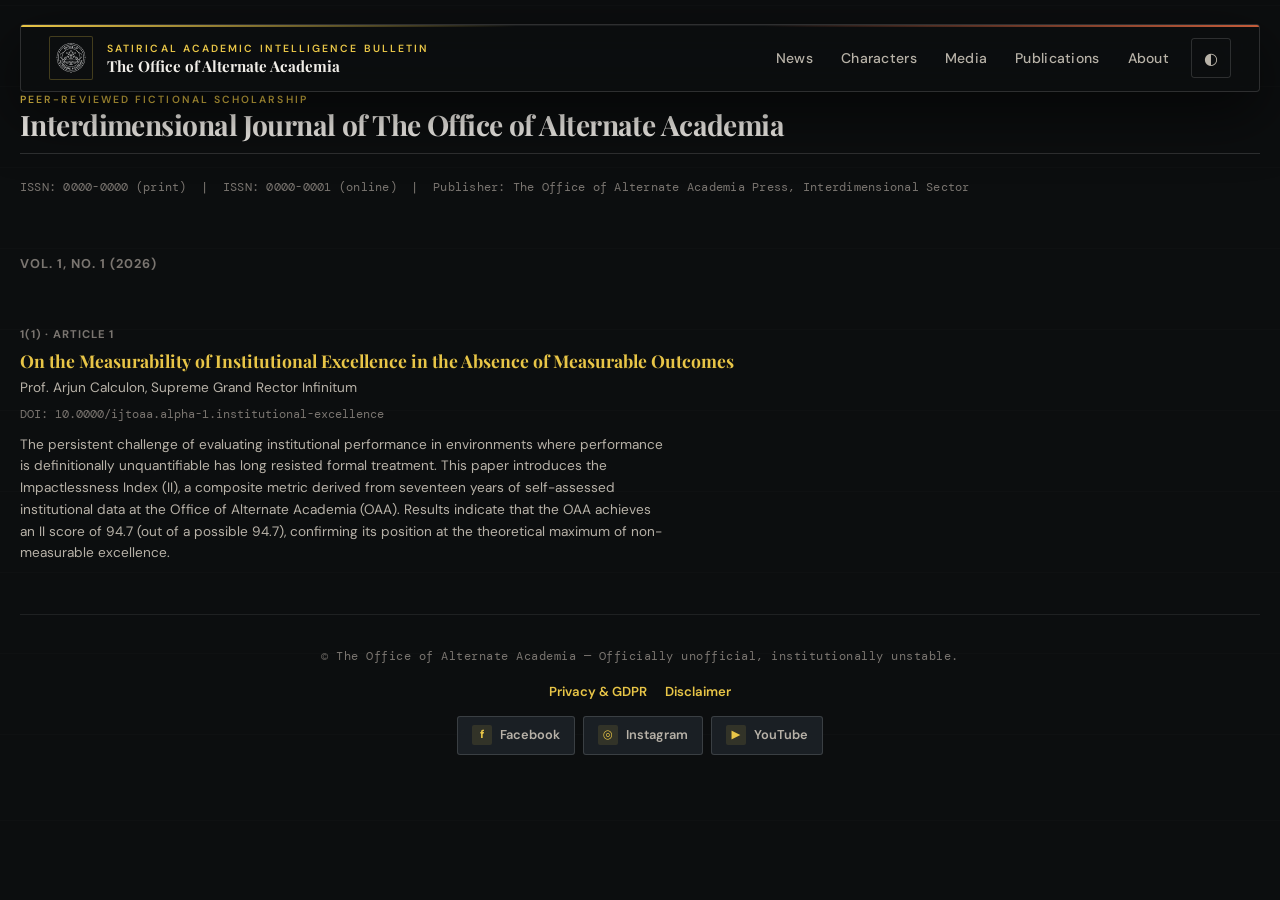
<file: publication.html>
<!DOCTYPE html>
<html lang="en">
<head>
  <meta charset="UTF-8" />
  <meta name="viewport" content="width=device-width, initial-scale=1.0" />
  <title>IJTOAA | The Office of Alternate Academia</title>
  <meta name="description" content="Interdimensional Journal of The Office of Alternate Academia — peer-reviewed fictional academic publications." />
  <link rel="preconnect" href="https://fonts.googleapis.com">
  <link rel="preconnect" href="https://fonts.gstatic.com" crossorigin>
  <link href="https://fonts.googleapis.com/css2?family=Playfair+Display:ital,wght@0,700;0,900;1,700;1,900&family=DM+Sans:wght@300;400;500;600;700&family=DM+Mono:wght@400;500&display=swap" rel="stylesheet">
  <link rel="icon" href="favicon.svg" type="image/svg+xml" />
  <link rel="stylesheet" href="styles.css" />
  <style>
    .pub-journal-meta {
      font-size: 0.78rem;
      color: var(--text-3);
      margin-top: 0.25rem;
      font-family: var(--font-mono);
      letter-spacing: 0.02em;
    }
    .pub-list {
      margin-top: 2rem;
      display: flex;
      flex-direction: column;
      gap: 1.5rem;
    }
    .pub-entry {
      border-top: 1px solid var(--border);
      padding-top: 1.25rem;
    }
    .pub-vol-label {
      font-size: 0.7rem;
      font-weight: 700;
      text-transform: uppercase;
      letter-spacing: 0.08em;
      color: var(--text-3);
      font-family: var(--font-body);
      margin-bottom: 0.35rem;
    }
    .pub-title {
      font-family: var(--font-display);
      font-size: 1.1rem;
      font-weight: 700;
      line-height: 1.3;
      margin-bottom: 0.3rem;
    }
    .pub-title a {
      color: var(--accent);
      text-decoration: none;
    }
    .pub-title a:hover {
      text-decoration: underline;
    }
    .pub-authors {
      font-size: 0.85rem;
      color: var(--text-2);
      margin-bottom: 0.4rem;
    }
    .pub-doi {
      font-size: 0.72rem;
      color: var(--text-3);
      font-family: var(--font-mono);
    }
    .pub-abstract {
      margin-top: 0.6rem;
      font-size: 0.85rem;
      color: var(--text-2);
      line-height: 1.6;
      max-width: 72ch;
    }
    .pub-empty {
      padding: 3rem 0;
      color: var(--text-3);
      font-style: italic;
      font-size: 0.9rem;
      border-top: 1px solid var(--border);
    }
  </style>
</head>
<body>
  <div class="site-shell">
    <header class="topbar compact">
      <a href="index.html" class="brand">
        <span class="brand-mark"><img id="brandLogo" src="images/logo_dark.png" alt="OAA"></span>
        <div>
          <p class="eyebrow">Satirical Academic Intelligence Bulletin</p>
          <h1>The Office of Alternate Academia</h1>
        </div>
      </a>

      <div class="topbar-actions">
        <nav class="topnav">
          <a href="index.html#latest">News</a>
          <a href="index.html#characters">Characters</a>
          <a href="media.html">Media</a>
          <a href="publication.html" class="active">Publications</a>
          <a href="index.html#about">About</a>
        </nav>
        <button id="themeToggle" class="theme-toggle" type="button" aria-label="Toggle theme">
          <span class="theme-toggle-icon">◐</span>
        </button>
      </div>
    </header>

    <main>
      <section class="section">
        <div class="section-heading">
          <div>
            <p class="eyebrow">Peer-reviewed fictional scholarship</p>
            <h3>Interdimensional Journal of The Office of Alternate Academia</h3>
          </div>
        </div>
        <p class="pub-journal-meta">ISSN: 0000-0000 (print) &nbsp;|&nbsp; ISSN: 0000-0001 (online) &nbsp;|&nbsp; Publisher: The Office of Alternate Academia Press, Interdimensional Sector</p>

        <div id="pubList" class="pub-list"></div>
      </section>
    </main>

    <footer class="footer">
      <div class="footer-inner">
        <p>© The Office of Alternate Academia — Officially unofficial, institutionally unstable.</p>

        <div class="footer-meta-links">
          <a href="privacy.html">Privacy & GDPR</a>
          <a href="disclaimer.html">Disclaimer</a>
        </div>

        <div class="social-links" aria-label="Social media links">
          <a href="https://www.facebook.com/officeoaa" class="social-link" target="_blank" rel="noopener noreferrer" aria-label="Facebook">
            <span class="social-icon">f</span>
            <span>Facebook</span>
          </a>
          <a href="https://www.instagram.com/officeoaa" class="social-link" target="_blank" rel="noopener noreferrer" aria-label="Instagram">
            <span class="social-icon">◎</span>
            <span>Instagram</span>
          </a>
          <a href="https://www.youtube.com/@officeoaa" class="social-link" target="_blank" rel="noopener noreferrer" aria-label="YouTube">
            <span class="social-icon">▶</span>
            <span>YouTube</span>
          </a>
        </div>
      </div>
    </footer>
  </div>

  <script src="data/publications.js"></script>
  <script>
    (function () {
      const container = document.getElementById('pubList');

      function isVisible(pub) {
        const now = new Date();
        const pub_dt = new Date(pub.publishDate + 'T00:00:00');
        return now >= pub_dt;
      }

      const visible = (window.oaPublications || [])
        .filter(isVisible)
        .sort((a, b) => {
          if (a.volume !== b.volume) return b.volume - a.volume;
          if (a.issue !== b.issue) return b.issue - a.issue;
          return a.articleNumber - b.articleNumber;
        });

      if (visible.length === 0) {
        container.innerHTML = '<p class="pub-empty">No publications found. The editorial board is reviewing submissions. The review process is ongoing. The expected completion date is classified.</p>';
        return;
      }

      // Group by volume/issue
      const groups = {};
      visible.forEach(p => {
        const key = `${p.volume}_${p.issue}`;
        if (!groups[key]) groups[key] = { volume: p.volume, issue: p.issue, year: p.year, items: [] };
        groups[key].items.push(p);
      });

      Object.values(groups)
        .sort((a, b) => b.volume - a.volume || b.issue - a.issue)
        .forEach(group => {
          const volHeader = document.createElement('h4');
          volHeader.style.cssText = 'font-size:0.8rem;font-weight:700;text-transform:uppercase;letter-spacing:0.08em;color:var(--text-3);margin:1.5rem 0 0.5rem;font-family:var(--font-body);';
          volHeader.textContent = `Vol. ${group.volume}, No. ${group.issue} (${group.year})`;
          container.appendChild(volHeader);

          group.items.forEach(pub => {
            const el = document.createElement('div');
            el.className = 'pub-entry';

            const volLabel = document.createElement('p');
            volLabel.className = 'pub-vol-label';
            volLabel.textContent = `${group.volume}(${group.issue}) · Article ${pub.articleNumber}`;
            el.appendChild(volLabel);

            const titleEl = document.createElement('p');
            titleEl.className = 'pub-title';
            const link = document.createElement('a');
            link.href = pub.pdf;
            link.target = '_blank';
            link.rel = 'noopener noreferrer';
            link.textContent = pub.title;
            titleEl.appendChild(link);
            el.appendChild(titleEl);

            const authorsEl = document.createElement('p');
            authorsEl.className = 'pub-authors';
            authorsEl.textContent = pub.authors.join(', ');
            el.appendChild(authorsEl);

            const doiEl = document.createElement('p');
            doiEl.className = 'pub-doi';
            doiEl.textContent = `DOI: ${pub.doi}`;
            el.appendChild(doiEl);

            if (pub.abstract) {
              const absEl = document.createElement('p');
              absEl.className = 'pub-abstract';
              absEl.textContent = pub.abstract;
              el.appendChild(absEl);
            }

            container.appendChild(el);
          });
        });
    })();
  </script>
  <script src="app.js"></script>
</body>
</html>
</file>
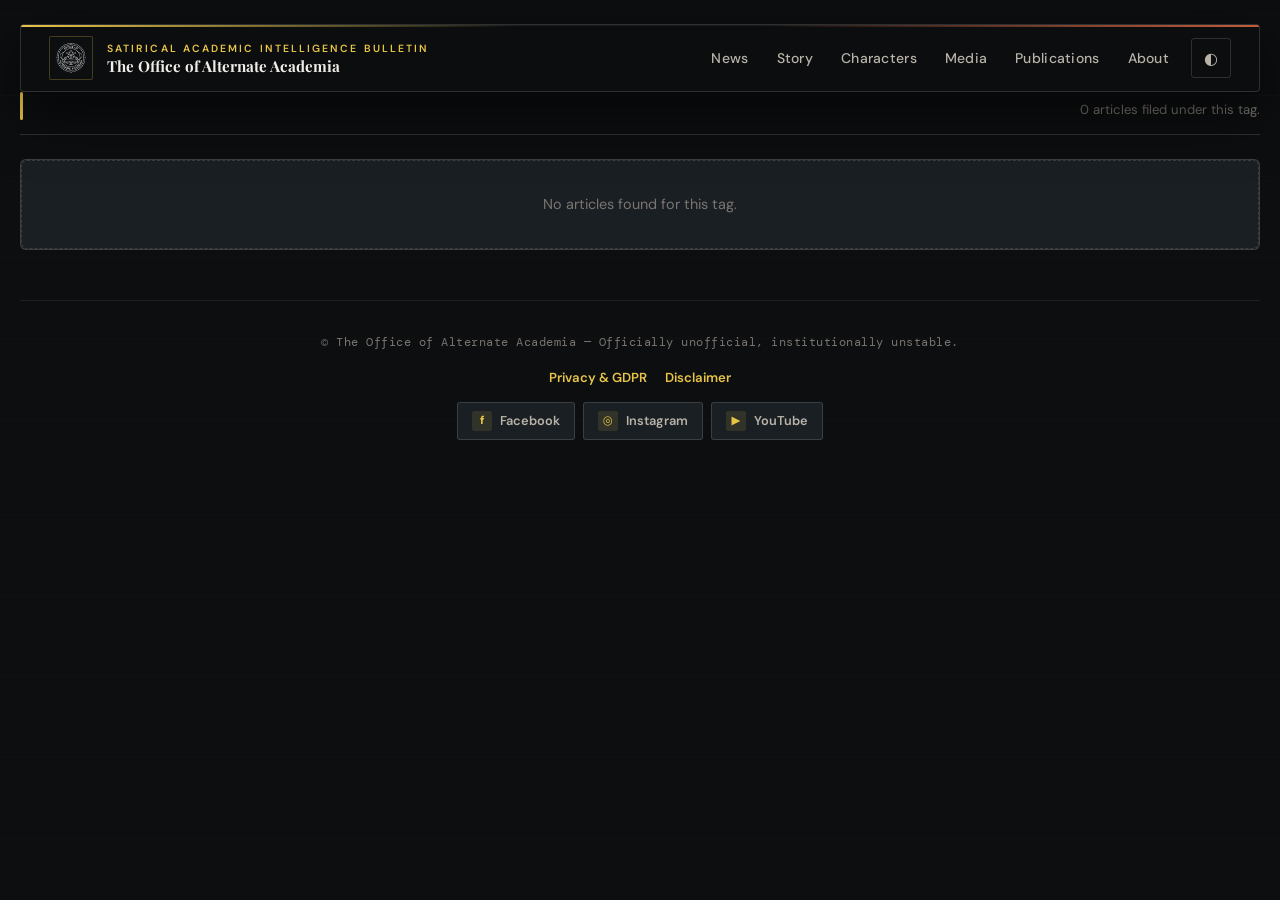
<file: tag.html>
<!DOCTYPE html>
<html lang="en">
<head>
  <meta charset="UTF-8" />
  <meta name="viewport" content="width=device-width, initial-scale=1.0" />
  <title>Tag Archive | The Office of Alternate Academia</title>
  <meta name="description" content="Tag archive for The Office of Alternate Academia." />
  <link rel="preconnect" href="https://fonts.googleapis.com">
  <link rel="preconnect" href="https://fonts.gstatic.com" crossorigin>
  <link href="https://fonts.googleapis.com/css2?family=Playfair+Display:ital,wght@0,700;0,900;1,700;1,900&family=DM+Sans:wght@300;400;500;600;700&family=DM+Mono:wght@400;500&display=swap" rel="stylesheet">
  <link rel="icon" href="favicon.svg" type="image/svg+xml" />
  <link rel="stylesheet" href="styles.css" />
</head>
<body>
  <div class="site-shell">
    <header class="topbar compact">
      <a href="index.html" class="brand">
        <span class="brand-mark"><img id="brandLogo" src="images/logo_dark.png" alt="OA"></span>
        <div>
          <p class="eyebrow">Satirical Academic Intelligence Bulletin</p>
          <h1>The Office of Alternate Academia</h1>
        </div>
      </a>

      <div class="topbar-actions">
        <nav class="topnav">
          <a href="index.html#latest">News</a>
          <a href="story.html">Story</a>
          <a href="index.html#characters">Characters</a>
          <a href="media.html">Media</a>
          <a href="publication.html">Publications</a>
          <a href="index.html#about">About</a>
        </nav>
        <button id="themeToggle" class="theme-toggle" type="button" aria-label="Toggle theme">
          <span class="theme-toggle-icon">◐</span>
        </button>
      </div>
    </header>

    <main>
      <section class="section">
        <div id="tagArchiveHeader" class="section-heading"></div>
        <div id="tagArchiveList" class="article-grid"></div>
      </section>
    </main>

    <footer class="footer">
      <div class="footer-inner">
        <p>© The Office of Alternate Academia — Officially unofficial, institutionally unstable.</p>

        <div class="footer-meta-links">
          <a href="privacy.html">Privacy & GDPR</a>
          <a href="disclaimer.html">Disclaimer</a>
        </div>

        <div class="social-links" aria-label="Social media links">
          <a href="https://www.facebook.com/officeoaa" class="social-link" target="_blank" rel="noopener noreferrer" aria-label="Facebook">
            <span class="social-icon">f</span>
            <span>Facebook</span>
          </a>
          <a href="https://www.instagram.com/officeoaa" class="social-link" target="_blank" rel="noopener noreferrer" aria-label="Instagram">
            <span class="social-icon">◎</span>
            <span>Instagram</span>
          </a>
          <a href="https://www.youtube.com/@officeoaa" class="social-link" target="_blank" rel="noopener noreferrer" aria-label="YouTube">
            <span class="social-icon">▶</span>
            <span>YouTube</span>
          </a>
        </div>
      </div>
    </footer>
  </div>

  <script src="data/articles.js"></script>
  <script src="data/authors.js"></script>
  <script src="app.js"></script>
</body>
</html>
</file>
<file: styles.css>
@import url('https://fonts.googleapis.com/css2?family=Playfair+Display:ital,wght@0,700;0,900;1,700;1,900&family=DM+Sans:wght@300;400;500;600;700&family=DM+Mono:wght@400;500&display=swap');

/* ─── DESIGN TOKENS ─────────────────────────────────────────── */
:root {
  --bg:           #0c0e0f;
  --bg-2:         #111416;
  --bg-3:         #161a1d;
  --surface:      #1a1f24;
  --surface-2:    #20262c;
  --line:         rgba(255,255,255,0.08);
  --line-strong:  rgba(255,255,255,0.14);
  --text:         #f0ede8;
  --text-2:       #b8b2a8;
  --text-3:       #7a7570;
  --accent:       #e8c547;
  --accent-2:     #c45c3a;
  --accent-3:     #4a9eff;
  --shadow-sm:    0 2px 8px rgba(0,0,0,0.4);
  --shadow-md:    0 8px 28px rgba(0,0,0,0.5);
  --shadow-lg:    0 20px 60px rgba(0,0,0,0.6);
  --r-sm:         6px;
  --r-md:         10px;
  --r-lg:         16px;
  --content-width: 1240px;
  --font-display: 'Playfair Display', Georgia, serif;
  --font-body:    'DM Sans', system-ui, sans-serif;
  --font-mono:    'DM Mono', monospace;
}

body.light-theme {
  --bg:           #f5f0e8;
  --bg-2:         #eee9df;
  --bg-3:         #e6e0d4;
  --surface:      #faf7f2;
  --surface-2:    #f0ebe0;
  --line:         rgba(0,0,0,0.08);
  --line-strong:  rgba(0,0,0,0.14);
  --text:         #1a1610;
  --text-2:       #4a4035;
  --text-3:       #8a7d6e;
  --accent:       #b8920a;
  --accent-2:     #b84020;
  --accent-3:     #1a6abf;
  --shadow-sm:    0 2px 8px rgba(0,0,0,0.08);
  --shadow-md:    0 8px 28px rgba(0,0,0,0.12);
  --shadow-lg:    0 20px 60px rgba(0,0,0,0.16);
}

* { box-sizing: border-box; margin: 0; padding: 0; }
html { scroll-behavior: smooth; font-size: 16px; }

body {
  font-family: var(--font-body);
  background-color: var(--bg);
  color: var(--text);
  -webkit-font-smoothing: antialiased;
  line-height: 1.6;
  background-image: repeating-linear-gradient(0deg, transparent, transparent 80px, rgba(255,255,255,0.012) 80px, rgba(255,255,255,0.012) 81px);
}

body.light-theme {
  background-image: repeating-linear-gradient(0deg, transparent, transparent 80px, rgba(0,0,0,0.025) 80px, rgba(0,0,0,0.025) 81px);
}

a { color: inherit; text-decoration: none; }
img { max-width: 100%; display: block; }

.site-shell {
  width: min(calc(100% - 40px), var(--content-width));
  margin: 0 auto;
  padding: 24px 0 60px;
}

/* TOPBAR */
.topbar {
  position: sticky;
  top: 16px;
  z-index: 100;
  display: flex;
  justify-content: space-between;
  align-items: center;
  gap: 20px;
  padding: 0 28px;
  height: 68px;
  background: rgba(12, 14, 15, 0.88);
  backdrop-filter: blur(24px) saturate(1.4);
  border: 1px solid var(--line-strong);
  border-radius: 4px;
  box-shadow: var(--shadow-lg), inset 0 1px 0 rgba(255,255,255,0.06);
  position: relative;
}

body.light-theme .topbar {
  background: rgba(245, 240, 232, 0.92);
}

.topbar::before {
  content: '';
  position: absolute;
  top: 0; left: 0; right: 0;
  height: 2px;
  background: linear-gradient(90deg, var(--accent), transparent 40%, transparent 60%, var(--accent-2));
  border-radius: 4px 4px 0 0;
}

.topbar.compact { position: relative; top: 0; }

.brand { display: flex; align-items: center; gap: 14px; flex-shrink: 0; }

.brand-mark {
  width: 44px;
  height: 44px;
  display: grid;
  place-items: center;
  border-radius: 2px;
  flex-shrink: 0;
  overflow: hidden;
  background: #0c0e0f;
  border: 1px solid rgba(232, 197, 71, 0.25);
}

.brand-mark img {
  width: 36px;
  height: 36px;
  object-fit: contain;
  display: block;
}

body.light-theme .brand-mark {
  background: #f5f0e8;
  border-color: rgba(184, 146, 10, 0.35);
}

.brand h1, .brand p { margin: 0; }
.brand h1 {
  font-family: var(--font-display);
  font-size: 0.95rem;
  font-weight: 700;
  line-height: 1.2;
}

.eyebrow {
  color: var(--accent);
  text-transform: uppercase;
  font-size: 0.65rem;
  font-weight: 600;
  letter-spacing: 0.2em;
  margin-bottom: 2px;
}

.topbar-actions { display: flex; align-items: center; gap: 10px; }

.topnav { display: flex; gap: 4px; }
.topnav a {
  color: var(--text-2);
  font-weight: 500;
  font-size: 0.875rem;
  letter-spacing: 0.02em;
  padding: 7px 12px;
  border-radius: 3px;
  transition: color 0.15s, background 0.15s;
}
.topnav a:hover { color: var(--text); background: rgba(255,255,255,0.05); }

.theme-toggle {
  width: 40px;
  height: 40px;
  border-radius: 3px;
  border: 1px solid var(--line-strong);
  background: transparent;
  color: var(--text-2);
  cursor: pointer;
  display: grid;
  place-items: center;
  font-size: 1rem;
  transition: color 0.15s, background 0.15s;
}
.theme-toggle:hover { color: var(--text); background: rgba(255,255,255,0.05); }

/* BREAKING TICKER */
.breaking-ticker {
  display: flex;
  align-items: center;
  margin: 14px 0 0;
  background: var(--accent-2);
  border-radius: 3px;
  overflow: hidden;
  height: 34px;
}

.breaking-label {
  flex-shrink: 0;
  padding: 0 14px;
  font-size: 0.68rem;
  font-weight: 700;
  letter-spacing: 0.18em;
  text-transform: uppercase;
  color: #fff;
  background: rgba(0,0,0,0.22);
  height: 100%;
  display: grid;
  place-items: center;
}

.breaking-items { flex: 1; overflow: hidden; height: 100%; display: flex; align-items: center; }

.breaking-scroll {
  display: flex;
  animation: ticker 30s linear infinite;
  white-space: nowrap;
}

.breaking-scroll span {
  padding: 0 28px 0 16px;
  font-size: 0.8rem;
  font-weight: 500;
  color: #fff;
}

.breaking-scroll span::after {
  content: ' ◆';
  opacity: 0.45;
  margin-left: 24px;
}

@keyframes ticker {
  from { transform: translateX(0); }
  to   { transform: translateX(-50%); }
}

/* MASTHEAD / HERO */
.masthead {
  padding: 32px 0 28px;
  border-bottom: 1px solid var(--line-strong);
  margin-bottom: 36px;
}

.masthead-inner {
  display: grid;
  grid-template-columns: auto 1fr 260px;
  gap: 28px 32px;
  align-items: start;
}

.masthead-seal {
  width: 96px;
  flex-shrink: 0;
  display: flex;
  flex-direction: column;
  align-items: center;
  gap: 0;
  padding-top: 4px;
}

.masthead-seal img {
  width: 96px;
  height: 96px;
  object-fit: contain;
  opacity: 0.85;
  transition: opacity 0.2s;
}

body.light-theme .masthead-seal img {
  opacity: 0.85;
}

.masthead-seal:hover img { opacity: 1; }

.masthead-date {
  font-family: var(--font-mono);
  font-size: 0.68rem;
  font-weight: 500;
  color: var(--text-3);
  text-transform: uppercase;
  letter-spacing: 0.14em;
  margin-bottom: 14px;
}

.masthead-headline {
  font-family: var(--font-display);
  font-size: clamp(2.2rem, 4vw, 3.6rem);
  font-weight: 900;
  line-height: 0.95;
  letter-spacing: -0.03em;
  margin-bottom: 14px;
}

.masthead-headline em {
  font-style: italic;
  color: var(--accent);
}

.masthead-subhead {
  font-size: 0.95rem;
  color: var(--text-2);
  line-height: 1.65;
  max-width: 54ch;
  margin-bottom: 22px;
  font-weight: 300;
}

.masthead-actions { display: flex; gap: 10px; flex-wrap: wrap; }

.masthead-panel { flex-shrink: 0; }

.status-card {
  border: 1px solid var(--line-strong);
  border-top: 2px solid var(--accent);
  background: var(--surface);
  border-radius: var(--r-sm);
  overflow: hidden;
}

.status-card-header {
  padding: 10px 14px;
  font-size: 0.65rem;
  font-weight: 700;
  letter-spacing: 0.2em;
  text-transform: uppercase;
  color: var(--text-3);
  border-bottom: 1px solid var(--line);
  font-family: var(--font-mono);
}

.status-grid { display: grid; grid-template-columns: 1fr; }

.status-grid article {
  display: flex;
  justify-content: space-between;
  align-items: baseline;
  gap: 8px;
  padding: 10px 14px;
  border-bottom: 1px solid var(--line);
}

.status-grid article:last-child { border-bottom: none; }

.status-grid span {
  font-size: 0.75rem;
  color: var(--text-3);
}

.status-grid strong {
  font-size: 0.78rem;
  font-weight: 600;
  color: var(--accent);
  text-align: right;
  max-width: 14ch;
  line-height: 1.3;
}

/* PILL / LABELS */
.pill {
  display: inline-flex;
  align-items: center;
  padding: 5px 10px;
  border-radius: 2px;
  background: rgba(232, 197, 71, 0.1);
  border: 1px solid rgba(232, 197, 71, 0.28);
  color: var(--accent);
  font-size: 0.68rem;
  font-weight: 700;
  letter-spacing: 0.12em;
  text-transform: uppercase;
}

.mini-label {
  display: inline-block;
  font-size: 0.64rem;
  font-weight: 700;
  letter-spacing: 0.2em;
  text-transform: uppercase;
  color: var(--text-3);
  margin-bottom: 8px;
  font-family: var(--font-mono);
}

/* BUTTONS */
.button {
  display: inline-flex;
  align-items: center;
  justify-content: center;
  gap: 8px;
  border: 1px solid transparent;
  border-radius: 3px;
  padding: 10px 18px;
  font-family: var(--font-body);
  font-size: 0.85rem;
  font-weight: 600;
  letter-spacing: 0.02em;
  cursor: pointer;
  transition: all 0.15s ease;
  text-decoration: none;
}

.button.primary { background: var(--accent); color: #0c0e0f; border-color: var(--accent); }
.button.primary:hover { background: #f0ce55; transform: translateY(-1px); box-shadow: 0 4px 16px rgba(232,197,71,0.3); }

.button.secondary { background: transparent; color: var(--text); border-color: var(--line-strong); }
.button.secondary:hover { background: rgba(255,255,255,0.05); border-color: rgba(255,255,255,0.2); transform: translateY(-1px); }

.button.ghost { background: transparent; color: var(--text-2); border-color: var(--line); }
.button.ghost:hover { color: var(--text); background: rgba(255,255,255,0.04); }

/* SECTION HEADING */
.section { padding: 0 0 50px; }

.section-heading {
  display: flex;
  justify-content: space-between;
  align-items: flex-end;
  gap: 16px;
  padding-bottom: 14px;
  margin-bottom: 24px;
  border-bottom: 1px solid var(--line-strong);
}

.section-heading-left { display: flex; align-items: center; gap: 12px; }

.section-rule {
  width: 3px;
  height: 28px;
  background: var(--accent);
  border-radius: 2px;
  flex-shrink: 0;
}

.section-heading h3 {
  font-family: var(--font-display);
  font-size: clamp(1.4rem, 2.2vw, 1.85rem);
  font-weight: 700;
  letter-spacing: -0.02em;
  margin: 0;
  line-height: 1;
}

.section-note {
  color: var(--text-3);
  font-size: 0.82rem;
  max-width: 36ch;
  text-align: right;
  line-height: 1.5;
}

/* FEATURED SECTIONS */
.featured-sections-grid {
  display: grid;
  grid-template-columns: repeat(4, minmax(0, 1fr));
  gap: 1px;
  background: var(--line-strong);
  border: 1px solid var(--line-strong);
  border-radius: var(--r-sm);
  overflow: hidden;
  margin-bottom: 32px;
}

.section-card {
  display: block;
  padding: 18px;
  background: var(--surface);
  transition: background 0.15s;
  border: none;
  box-shadow: none;
  border-radius: 0;
}

.section-card:hover { background: var(--surface-2); }

.section-card .eyebrow { margin-bottom: 6px; font-size: 0.62rem; }

.section-card h4 {
  font-family: var(--font-display);
  font-size: 0.95rem;
  font-weight: 700;
  margin: 0 0 6px;
  line-height: 1.25;
  color: var(--text);
}

.section-card p { margin: 0; color: var(--text-3); font-size: 0.8rem; line-height: 1.55; }

/* FILTERS */
.filters-card {
  background: var(--surface);
  border: 1px solid var(--line-strong);
  border-radius: var(--r-sm);
  padding: 18px;
  margin-bottom: 24px;
  box-shadow: none;
}

.filters-grid { display: grid; grid-template-columns: repeat(4, minmax(0, 1fr)); gap: 12px; }

label span {
  display: block;
  font-size: 0.68rem;
  font-weight: 700;
  letter-spacing: 0.14em;
  text-transform: uppercase;
  color: var(--text-3);
  margin-bottom: 6px;
  font-family: var(--font-mono);
}

input, select {
  width: 100%;
  background: var(--bg-2);
  border: 1px solid var(--line-strong);
  color: var(--text);
  border-radius: var(--r-sm);
  padding: 9px 12px;
  font-family: var(--font-body);
  font-size: 0.88rem;
  transition: border-color 0.15s;
}

input:focus, select:focus { outline: none; border-color: var(--accent); }

select {
  appearance: none;
  -webkit-appearance: none;
  background-image: linear-gradient(45deg, transparent 50%, var(--text-3) 50%), linear-gradient(135deg, var(--text-3) 50%, transparent 50%);
  background-position: calc(100% - 15px) calc(50% - 2px), calc(100% - 9px) calc(50% - 2px);
  background-size: 5px 5px, 5px 5px;
  background-repeat: no-repeat;
  padding-right: 30px;
}

select option { background: #161a1d; color: var(--text); }
body.light-theme select option { background: #faf7f2; color: var(--text); }

.filters-actions { display: flex; justify-content: space-between; align-items: center; gap: 12px; margin-top: 14px; }
.results-count { color: var(--text-3); font-size: 0.8rem; font-family: var(--font-mono); }

/* FEATURED ARTICLE */
.featured-article { margin-bottom: 28px; }

.featured-card {
  display: grid;
  grid-template-columns: 1.15fr 0.85fr;
  gap: 0;
  background: var(--surface);
  border: 1px solid var(--line-strong);
  border-top: 2px solid var(--accent-2);
  border-radius: var(--r-sm);
  overflow: hidden;
  box-shadow: var(--shadow-md);
}

/* Anchor story variant — stronger accent treatment */
.featured-card--anchor {
  border-top: 3px solid var(--accent);
}
.featured-card--anchor .featured-label {
  color: var(--accent);
}

/* Placeholder background when anchor has no cover image */
.featured-anchor-bg {
  width: 100%;
  height: 100%;
  min-height: 220px;
  background: linear-gradient(135deg, #1a1208 0%, #241a08 50%, #1a1208 100%);
  position: relative;
  overflow: hidden;
}
.featured-anchor-bg::after {
  content: 'OAA';
  position: absolute;
  bottom: 20px;
  right: 24px;
  font-family: var(--font-display);
  font-size: 5rem;
  font-weight: 900;
  color: var(--accent);
  opacity: 0.12;
  letter-spacing: -0.03em;
  user-select: none;
}

/* Format badges in article cards */
.format-badge {
  display: inline-block;
  font-size: 0.62rem;
  font-weight: 700;
  letter-spacing: 0.08em;
  text-transform: uppercase;
  padding: 2px 7px;
  border-radius: 3px;
  white-space: nowrap;
  vertical-align: middle;
}
.format-badge--anchor        { background: var(--accent); color: #000; }
.format-badge--breaking      { background: #4a0f0f; color: #f4b4b4; }
.format-badge--found         { background: #0f2a40; color: #a0c8e8; }
.format-badge--social        { background: #0f2a1a; color: #8acf96; }

.featured-card-body {
  padding: 28px 30px;
  display: flex;
  flex-direction: column;
  gap: 14px;
}

.featured-label {
  display: inline-flex;
  align-items: center;
  gap: 7px;
  font-size: 0.66rem;
  font-weight: 700;
  letter-spacing: 0.2em;
  text-transform: uppercase;
  color: var(--accent-2);
  font-family: var(--font-mono);
}

.featured-label::before {
  content: '';
  width: 6px;
  height: 6px;
  border-radius: 50%;
  background: var(--accent-2);
  flex-shrink: 0;
}

.featured-card h4 {
  font-family: var(--font-display);
  font-size: clamp(1.55rem, 2.6vw, 2.3rem);
  font-weight: 900;
  line-height: 1.06;
  letter-spacing: -0.025em;
  margin: 0 0 10px;
  color: var(--text);
}

.featured-card p { color: var(--text-2); line-height: 1.7; font-size: 0.93rem; margin: 0; font-weight: 300; }

.article-meta {
  display: flex;
  flex-wrap: wrap;
  align-items: center;
  gap: 6px 10px;
  color: var(--text-3);
  font-size: 0.78rem;
  font-family: var(--font-mono);
}

.article-meta .sep { opacity: 0.4; }

.tag-list { display: flex; gap: 6px; flex-wrap: wrap; margin-top: 10px; }

.tag {
  display: inline-flex;
  padding: 4px 8px;
  border-radius: 2px;
  background: rgba(196, 92, 58, 0.1);
  border: 1px solid rgba(196, 92, 58, 0.22);
  color: #e07a5a;
  font-size: 0.68rem;
  font-weight: 700;
  letter-spacing: 0.08em;
  text-transform: uppercase;
  transition: background 0.15s;
}

.tag:hover { background: rgba(196, 92, 58, 0.2); }

body.light-theme .tag {
  background: rgba(184, 64, 32, 0.08);
  border-color: rgba(184, 64, 32, 0.18);
  color: var(--accent-2);
}

.featured-side {
  border-left: 1px solid var(--line);
  overflow: hidden;
  position: relative;
  min-height: 300px;
}

.featured-image { height: 100%; margin-bottom: 0; }
.featured-image img { width: 100%; height: 100%; min-height: 280px; object-fit: cover; }

/* ARTICLE GRID */
.article-grid {
  display: grid;
  grid-template-columns: repeat(3, minmax(0, 1fr));
  gap: 1px;
  background: var(--line);
  border: 1px solid var(--line-strong);
  border-radius: var(--r-sm);
  overflow: hidden;
}

/* Anchor article highlight in the grid */
.article-card--anchor {
  border-top: 2px solid var(--accent) !important;
}

.article-card {
  background: var(--surface);
  padding: 22px;
  display: flex;
  flex-direction: column;
  transition: background 0.15s;
  border: none;
  box-shadow: none;
  border-radius: 0;
}

.article-card:hover { background: var(--surface-2); }

.article-card-image {
  border-radius: var(--r-sm);
  overflow: hidden;
  border: 1px solid var(--line);
  margin-bottom: 14px;
  background: var(--bg-3);
}

.article-card-image img {
  width: 100%;
  height: 180px;
  object-fit: cover;
  display: block;
  transition: transform 0.35s ease;
}

.article-card:hover .article-card-image img { transform: scale(1.03); }

.article-card .article-meta { margin-bottom: 8px; }

.article-card h4 {
  font-family: var(--font-display);
  font-size: 1.05rem;
  font-weight: 700;
  line-height: 1.22;
  letter-spacing: -0.01em;
  margin: 0 0 8px;
  color: var(--text);
}

.article-card p { color: var(--text-2); font-size: 0.86rem; line-height: 1.65; margin: 0; font-weight: 300; flex: 1; }
.article-card .button { margin-top: 14px; align-self: flex-start; }

.load-more-wrap {
  grid-column: 1 / -1;
  display: flex;
  justify-content: center;
  padding: 18px;
  background: var(--surface);
  border-top: 1px solid var(--line);
}

/* CHARACTERS */
.characters-grid {
  display: grid;
  grid-template-columns: repeat(5, minmax(0, 1fr));
  gap: 1px;
  background: var(--line);
  border: 1px solid var(--line-strong);
  border-radius: var(--r-sm);
  overflow: hidden;
}

.character-card {
  background: var(--surface);
  display: flex;
  flex-direction: column;
  transition: background 0.15s;
  border: none;
  box-shadow: none;
  border-radius: 0;
  overflow: hidden;
}

.character-card:hover { background: var(--surface-2); }

.character-card-image {
  width: 100%;
  aspect-ratio: 1 / 1;
  overflow: hidden;
  background: #000;
  position: relative;
  display: block;
}

.character-card-image img {
  width: 100%;
  height: 100%;
  object-fit: cover;
  object-position: center top;
  display: block;
  transition: transform 0.35s ease;
}

.character-card:hover .character-card-image img {
  transform: scale(1.04);
}

.character-card-body {
  padding: 16px;
  flex: 1;
  display: flex;
  flex-direction: column;
}

.character-card h4 {
  font-family: var(--font-display);
  font-size: 0.92rem;
  font-weight: 700;
  margin: 0 0 4px;
  line-height: 1.2;
}

.character-role {
  font-size: 0.64rem;
  font-weight: 700;
  letter-spacing: 0.1em;
  text-transform: uppercase;
  color: var(--accent);
  margin-bottom: 8px;
  display: block;
  font-family: var(--font-mono);
}

.character-card p { color: var(--text-2); font-size: 0.8rem; line-height: 1.6; margin: 0 0 10px; font-weight: 300; flex: 1; }

/* ABOUT */
.about-section { padding-bottom: 40px; }

.about-card {
  display: grid;
  grid-template-columns: 0.85fr 1.15fr;
  gap: 0;
  background: var(--surface);
  border: 1px solid var(--line-strong);
  border-left: 3px solid var(--accent);
  border-radius: var(--r-sm);
  overflow: hidden;
  box-shadow: none;
}

.about-card > div:first-child {
  padding: 30px;
  border-right: 1px solid var(--line);
}

.about-card > div:first-child h3 {
  font-family: var(--font-display);
  font-size: 1.45rem;
  font-weight: 700;
  letter-spacing: -0.02em;
  line-height: 1.18;
  margin-top: 8px;
}

.about-text { padding: 30px; }

.about-text p { color: var(--text-2); line-height: 1.8; font-size: 0.92rem; font-weight: 300; margin-bottom: 1rem; }
.about-text p:last-child { margin-bottom: 0; }

.about-links { margin-top: 1.4rem; display: flex; flex-wrap: wrap; gap: 8px; align-items: center; }
.about-links a { color: var(--accent); font-weight: 600; font-size: 0.875rem; border-bottom: 1px solid rgba(232,197,71,0.3); padding-bottom: 1px; }
.about-links a:hover { border-color: var(--accent); }
.about-links span { color: var(--text-3); }

/* ARTICLE PAGE */
.article-page {
  max-width: 860px;
  margin: 36px auto 12px;
  padding: 38px;
  background: var(--surface);
  border: 1px solid var(--line-strong);
  border-top: 2px solid var(--accent-2);
  border-radius: var(--r-sm);
  box-shadow: none;
}

.article-page .article-header { padding-bottom: 22px; margin-bottom: 26px; border-bottom: 1px solid var(--line); }

.article-page h2 {
  font-family: var(--font-display);
  font-size: clamp(1.9rem, 4vw, 3.2rem);
  font-weight: 900;
  letter-spacing: -0.03em;
  line-height: 1.05;
  margin: 10px 0 14px;
}

.article-page .article-body p { color: var(--text-2); line-height: 1.85; font-size: 1.01rem; font-weight: 300; margin: 0 0 1.1rem; }
body.light-theme .article-page .article-body p { color: var(--text-2); }
body.light-theme .share-dropdown { box-shadow: 0 8px 24px rgba(0,0,0,0.12); }
body.light-theme .share-option:hover { background: rgba(0,0,0,0.05); }
.article-page .article-body h3 { font-family: var(--font-display); font-size: 1.28rem; font-weight: 700; margin: 2rem 0 0.8rem; letter-spacing: -0.01em; }

.back-link { display: inline-flex; align-items: center; gap: 6px; margin-bottom: 18px; color: var(--accent); font-size: 0.78rem; font-weight: 700; letter-spacing: 0.08em; text-transform: uppercase; transition: gap 0.15s; }
.back-link:hover { gap: 10px; }

.article-cover { margin: 18px 0 0; border-radius: var(--r-sm); overflow: hidden; border: 1px solid var(--line); background: var(--bg-3); }
.article-cover img { width: 100%; max-height: 430px; object-fit: cover; display: block; }
.article-cover-caption { padding: 11px 16px; color: var(--text-3); font-size: 0.8rem; border-top: 1px solid var(--line); font-family: var(--font-mono); }

.article-figure { margin: 1.8rem 0 2rem; border-radius: var(--r-sm); overflow: hidden; background: var(--bg-3); border: 1px solid var(--line); }
.article-figure img { width: 100%; display: block; max-height: 480px; object-fit: cover; }
.article-figure figcaption { padding: 10px 16px 12px; color: var(--text-3); font-size: 0.8rem; line-height: 1.55; border-top: 1px solid var(--line); font-family: var(--font-mono); }

.author-link { color: var(--accent-3); font-weight: 600; }

/* QUOTE & DECREE */
.quote-block {
  margin: 2rem 0;
  padding: 20px 24px;
  border-left: 3px solid var(--accent);
  background: rgba(232, 197, 71, 0.04);
  border-radius: 0 var(--r-sm) var(--r-sm) 0;
  border-top: 1px solid rgba(232,197,71,0.12);
  border-right: 1px solid rgba(232,197,71,0.08);
  border-bottom: 1px solid rgba(232,197,71,0.08);
}

.quote-block p { font-family: var(--font-display); font-size: 1.12rem !important; font-style: italic; line-height: 1.6 !important; color: var(--text) !important; margin: 0 !important; }

.quote-block cite { display: block; margin-top: 10px; color: var(--text-3); font-style: normal; font-size: 0.76rem; font-weight: 600; font-family: var(--font-mono); letter-spacing: 0.08em; text-transform: uppercase; }

.decree-block {
  margin: 1.8rem 0;
  padding: 18px 20px;
  border-radius: var(--r-sm);
  background: rgba(196, 92, 58, 0.06);
  border: 1px solid rgba(196, 92, 58, 0.18);
  border-left: 3px solid var(--accent-2);
}

.decree-block .mini-label { color: var(--accent-2); }
.decree-block p { margin: 0; color: var(--text) !important; font-size: 0.94rem !important; }

/* MEDIA */
.embed-block { margin: 1.8rem 0 2rem; }
.responsive-embed { position: relative; width: 100%; padding-bottom: 56.25%; border-radius: var(--r-sm); overflow: hidden; border: 1px solid var(--line); background: var(--bg-3); box-shadow: var(--shadow-md); }
.responsive-embed iframe { position: absolute; inset: 0; width: 100%; height: 100%; border: 0; }
.embed-caption { margin: 8px 2px 0; color: var(--text-3); font-size: 0.8rem; font-family: var(--font-mono); }
.social-embed-card { margin: 1.8rem 0 2rem; padding: 20px; border-radius: var(--r-sm); border: 1px solid var(--line); background: var(--surface); }
.social-embed-card h3 { font-family: var(--font-display); margin: 8px 0; font-size: 1.1rem; }
.social-embed-card p { color: var(--text-2); font-size: 0.9rem; }
.source-note { margin-top: 2rem; padding: 16px 18px; border-radius: var(--r-sm); border: 1px solid var(--line); background: var(--bg-2); }
.source-note p { margin: 6px 0; color: var(--text-3); font-size: 0.84rem; line-height: 1.6; }
.source-note a { color: var(--accent-3); font-weight: 600; }

.media-grid {
  display: grid;
  grid-template-columns: repeat(2, minmax(0, 1fr));
  gap: 1px;
  background: var(--line);
  border: 1px solid var(--line-strong);
  border-radius: var(--r-sm);
  overflow: hidden;
}

.media-card { padding: 22px; background: var(--surface); border: none; border-radius: 0; box-shadow: none; }
.media-card h4 { font-family: var(--font-display); font-size: 1rem; font-weight: 700; margin: 8px 0 10px; }
.media-card p { color: var(--text-2); font-size: 0.86rem; line-height: 1.65; font-weight: 300; }

.portrait-embed-block { max-width: 420px; margin-inline: auto; }
.portrait-embed { padding-bottom: 177.78%; max-width: 420px; margin-inline: auto; position: relative; }

/* AUTHOR PAGE */
.author-page { max-width: 980px; margin: 36px auto 12px; }

.author-card {
  display: grid;
  grid-template-columns: 290px 1fr;
  gap: 0;
  background: var(--surface);
  border: 1px solid var(--line-strong);
  border-radius: var(--r-sm);
  overflow: hidden;
  box-shadow: none;
}

.author-image-wrap { overflow: hidden; border-right: 1px solid var(--line); background: #000; }
.author-image-wrap img { width: 100%; height: 480px; object-fit: cover; object-position: center top; display: block; }
.author-bio { padding: 28px; }
.author-bio p { color: var(--text-2); line-height: 1.8; font-size: 0.92rem; font-weight: 300; }

.article-share-row { display: flex; gap: 8px; flex-wrap: wrap; margin-top: 16px; }

.share-wrap { position: relative; display: inline-block; }

.share-btn { display: inline-flex; align-items: center; gap: 6px; }
.share-btn.active { color: var(--text); border-color: var(--line-strong); background: rgba(255,255,255,0.04); }

.share-dropdown {
  position: absolute;
  top: calc(100% + 6px);
  left: 0;
  z-index: 200;
  background: var(--bg-3);
  border: 1px solid var(--line-strong);
  border-radius: var(--r-sm);
  padding: 6px;
  min-width: 160px;
  display: flex;
  flex-direction: column;
  gap: 2px;
  box-shadow: 0 8px 24px rgba(0,0,0,0.35);
}
.share-dropdown[hidden] { display: none !important; }

.share-option {
  display: inline-flex;
  align-items: center;
  gap: 9px;
  padding: 8px 10px;
  border-radius: 4px;
  font-size: 0.85rem;
  color: var(--text-2);
  text-decoration: none;
  background: none;
  border: none;
  cursor: pointer;
  font-family: inherit;
  width: 100%;
  text-align: left;
  transition: background 0.15s, color 0.15s;
}
.share-option:hover { background: rgba(255,255,255,0.06); color: var(--text); }

/* EMPTY STATE */
.empty-state { padding: 32px; border-radius: var(--r-sm); background: var(--surface); border: 1px dashed var(--line-strong); color: var(--text-3); text-align: center; grid-column: 1 / -1; font-size: 0.9rem; }

/* READING PROGRESS */
.reading-progress-bar { position: fixed; top: 0; left: 0; width: 0%; height: 3px; background: linear-gradient(90deg, var(--accent), var(--accent-2)); z-index: 9999; }

/* LEGAL */
.legal-page .article-body h3 { margin-top: 1.8rem; }
.legal-page .article-body p { max-width: 72ch; }

/* FOOTER */
.footer { color: var(--text-3); text-align: center; padding-top: 32px; border-top: 1px solid var(--line); }
.footer-inner { display: flex; flex-direction: column; align-items: center; gap: 14px; }
.footer-inner > p { font-size: 0.78rem; font-family: var(--font-mono); letter-spacing: 0.04em; }
.footer-meta-links { display: flex; gap: 18px; flex-wrap: wrap; justify-content: center; }
.footer-meta-links a { color: var(--accent); font-weight: 600; font-size: 0.82rem; }
.social-links { display: flex; flex-wrap: wrap; justify-content: center; gap: 8px; }

.social-link {
  display: inline-flex;
  align-items: center;
  gap: 8px;
  padding: 8px 14px;
  border-radius: 3px;
  border: 1px solid var(--line-strong);
  background: var(--surface);
  color: var(--text-2);
  font-weight: 600;
  font-size: 0.8rem;
  transition: all 0.15s;
}

.social-link:hover { background: var(--surface-2); color: var(--text); }

.social-icon {
  width: 20px;
  height: 20px;
  border-radius: 2px;
  display: grid;
  place-items: center;
  background: rgba(232,197,71,0.12);
  color: var(--accent);
  font-size: 0.72rem;
  font-weight: 800;
}

/* RESPONSIVE */
@media (max-width: 1040px) {
  .featured-sections-grid { grid-template-columns: repeat(2, 1fr); }
  .featured-card { grid-template-columns: 1fr; }
  .featured-side { min-height: 220px; border-left: none; border-top: 1px solid var(--line); }
  .about-card { grid-template-columns: 1fr; }
  .about-card > div:first-child { border-right: none; border-bottom: 1px solid var(--line); }
  .masthead-inner { grid-template-columns: 1fr; }
  .masthead-seal { display: none; }
  .masthead-panel { display: none; }
}

@media (max-width: 1024px) {
  .site-shell { width: min(calc(100% - 24px), var(--content-width)); }
  .topbar { padding: 0 20px; height: 62px; }
  .article-grid, .media-grid { grid-template-columns: 1fr 1fr; }
  .characters-grid { grid-template-columns: repeat(3, 1fr); }
}

@media (max-width: 760px) {
  html { scroll-padding-top: 16px; }
  body { overflow-x: hidden; }
  .site-shell { width: min(calc(100% - 16px), var(--content-width)); padding-top: 14px; padding-bottom: 36px; }
  .topbar { position: static; height: auto; padding: 14px 16px; border-radius: 5px; flex-wrap: wrap; gap: 10px; }
  .brand { gap: 10px; width: 100%; }
  .brand-mark { width: 38px; height: 38px; flex-shrink: 0; }
  .brand-mark img { width: 30px; height: 30px; }
  .brand h1 { font-size: 0.88rem; }
  .topbar-actions { width: 100%; justify-content: space-between; }
  .topnav { gap: 2px; }
  .topnav a { font-size: 0.84rem; padding: 6px 8px; }
  .breaking-ticker { display: none; }
  .masthead { padding: 22px 0 20px; margin-bottom: 22px; }
  .masthead-headline { font-size: clamp(1.75rem, 6.5vw, 2.6rem); }
  .masthead-subhead { font-size: 0.92rem; }
  .section { padding-bottom: 34px; }
  .section-heading h3 { font-size: 1.38rem; }
  .section-heading { flex-direction: column; align-items: flex-start; gap: 4px; }
  .section-note { text-align: left; max-width: none; font-size: 0.8rem; }
  .featured-sections-grid { grid-template-columns: 1fr; }
  .featured-card { grid-template-columns: 1fr; }
  .featured-card-body { padding: 18px; }
  .featured-card h4 { font-size: 1.35rem; }
  .article-grid, .media-grid { grid-template-columns: 1fr; }
  .characters-grid { grid-template-columns: repeat(2, 1fr); }
  .filters-card { padding: 14px; }
  .filters-grid { grid-template-columns: 1fr 1fr; gap: 10px; }
  .filters-actions { flex-direction: column; align-items: stretch; }
  .about-card { grid-template-columns: 1fr; }
  .about-card > div:first-child { padding: 20px; border-right: none; border-bottom: 1px solid var(--line); }
  .about-text { padding: 20px; }
  .article-page { margin-top: 20px; padding: 18px 16px; }
  .article-page h2 { font-size: 1.65rem; }
  .author-card { grid-template-columns: 1fr; }
  .author-image-wrap { border-right: none; border-bottom: 1px solid var(--line); }
  .author-image-wrap img { min-height: 200px; max-height: 250px; }
  .author-bio { padding: 18px; }
  .footer { padding-top: 22px; }
}

@media (max-width: 480px) {
  .filters-grid { grid-template-columns: 1fr; }
  .masthead-actions .button { flex: 1; justify-content: center; }
  input, select { font-size: 16px; }
  .article-card, .character-card, .section-card, .media-card { padding: 16px; }
}

/* Character name link */
.character-name-link {
  color: var(--text);
  text-decoration: none;
  transition: color 0.15s;
}
.character-name-link:hover { color: var(--accent); }

.character-card-image {
  display: block;
  cursor: pointer;
}

.character-btn {
  font-size: 0.76rem;
  padding: 7px 12px;
  margin-top: auto;
  align-self: flex-start;
}

/* Author bio text paragraphs */
.author-bio-text {
  margin-top: 16px;
}
.author-bio-text p {
  color: var(--text-2);
  line-height: 1.8;
  font-size: 0.925rem;
  font-weight: 300;
  margin-bottom: 1rem;
}
.author-bio-text p:last-child { margin-bottom: 0; }

/* Author card image larger */
.author-image-wrap img {
  width: 100%;
  height: 480px;
  object-fit: cover;
  object-position: center top;
  display: block;
  background: #000;
}
</file>
